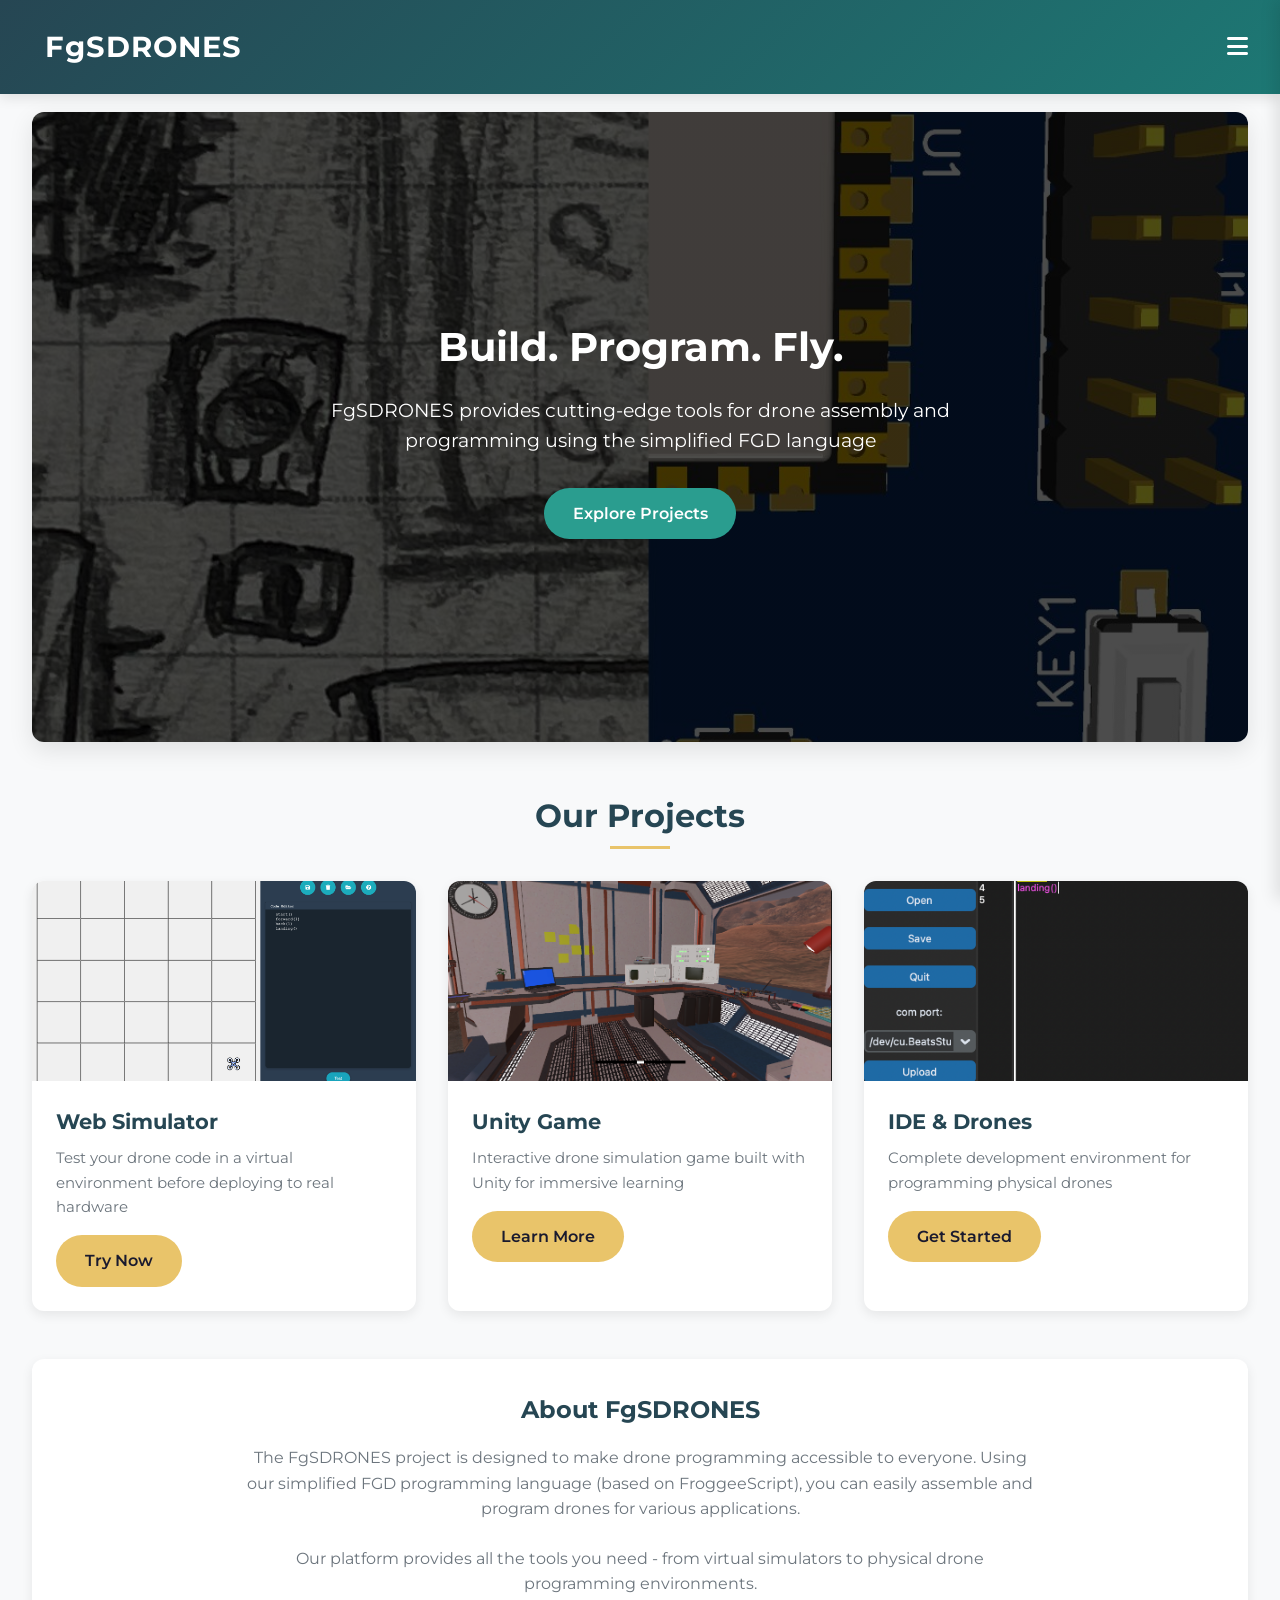
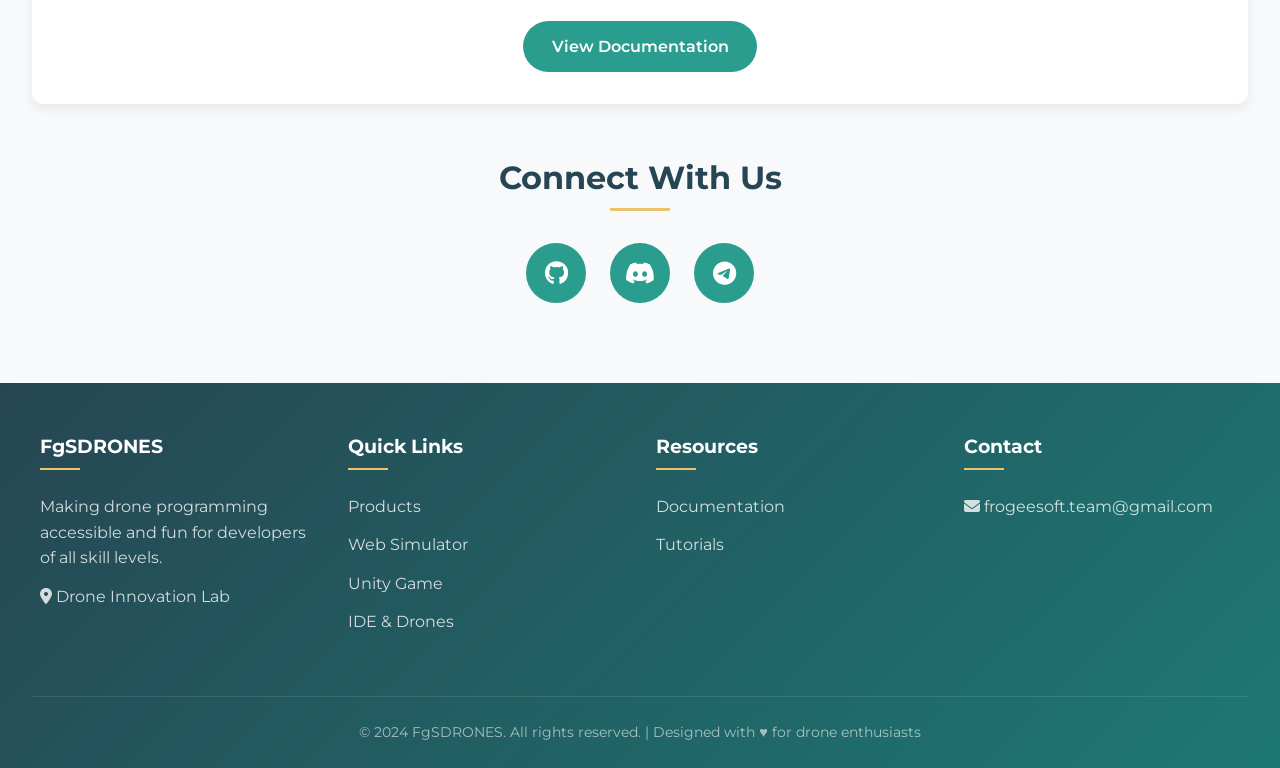
<file: website/index.html>
<!DOCTYPE html>
<html lang="en">
<head>
    <title>FgSDRONES | Drone Programming Platform</title>
    <link rel="stylesheet" href="https://cdnjs.cloudflare.com/ajax/libs/font-awesome/6.4.0/css/all.min.css">
    <link href="https://fonts.googleapis.com/css2?family=Montserrat:wght@300;400;600;700&family=Roboto+Mono:wght@400;500&display=swap" rel="stylesheet">
    <meta name="viewport" content="width=device-width, initial-scale=1.0">
    <style>
        :root {
            --primary: #2A9D8F;
            --primary-dark: #1D7874;
            --secondary: #264653;
            --accent: #E9C46A;
            --dark: #1A1A2E;
            --light: #F8F9FA;
            --gray: #6C757D;
            --success: #28A745;
        }
        
        * {
            margin: 0;
            padding: 0;
            box-sizing: border-box;
        }
        
        body {
            font-family: 'Montserrat', sans-serif;
            background-color: var(--light);
            color: var(--dark);
            line-height: 1.6;
        }
        
        .header {
            background: linear-gradient(135deg, var(--secondary), var(--primary-dark));
            color: white;
            padding: 1.5rem 2rem;
            position: fixed;
            width: 100%;
            top: 0;
            z-index: 1000;
            box-shadow: 0 4px 12px rgba(0,0,0,0.1);
            display: flex;
            justify-content: space-between;
            align-items: center;
        }
        
        .logo {
            font-size: 1.8rem;
            font-weight: 700;
            letter-spacing: 1px;
            display: flex;
            align-items: center;
        }
        
        .logo i {
            margin-right: 0.8rem;
            color: var(--accent);
        }
        
        .menu-icon {
            font-size: 1.5rem;
            cursor: pointer;
            transition: transform 0.3s;
        }
        
        .menu-icon:hover {
            transform: scale(1.1);
        }
        
        .sidebar {
            height: 100vh;
            width: 280px;
            position: fixed;
            z-index: 1001;
            top: 0;
            right: -280px;
            background-color: white;
            overflow-x: hidden;
            transition: transform 0.3s ease-out;
            box-shadow: -5px 0 15px rgba(0,0,0,0.1);
            padding: 1.5rem;
            display: flex;
            flex-direction: column;
        }
        
        .sidebar.open {
            transform: translateX(-280px);
        }
        
        .sidebar-header {
            display: flex;
            justify-content: space-between;
            align-items: center;
            margin-bottom: 2rem;
            padding-bottom: 1rem;
            border-bottom: 1px solid rgba(0,0,0,0.1);
        }
        
        .sidebar-title {
            font-size: 1.3rem;
            font-weight: 600;
            color: var(--secondary);
        }
        
        .closebtn {
            font-size: 1.5rem;
            cursor: pointer;
            color: var(--gray);
        }
        
        .sidebar-nav {
            flex-grow: 1;
        }
        
        .sidebar-nav a {
            display: block;
            padding: 0.8rem 0;
            text-decoration: none;
            color: var(--dark);
            font-weight: 500;
            transition: color 0.3s;
            border-bottom: 1px solid rgba(0,0,0,0.05);
        }
        
        .sidebar-nav a:hover {
            color: var(--primary);
        }
        
        .sidebar-nav a i {
            margin-right: 0.8rem;
            width: 24px;
            text-align: center;
        }
        
        .language-toggle {
            margin-top: auto;
            padding: 1rem;
            background-color: var(--light);
            border-radius: 8px;
            text-align: center;
            cursor: pointer;
            transition: background-color 0.3s;
            font-weight: 500;
        }
        
        .language-toggle:hover {
            background-color: #e2e6ea;
        }
        
        .main {
            margin-top: 80px;
            padding: 2rem;
        }
        
        .hero {
            background: linear-gradient(rgba(0,0,0,0.7), rgba(0,0,0,0.7)), url('copter.jpg');
            background-size: cover;
            background-position: center;
            height: 70vh;
            border-radius: 12px;
            display: flex;
            flex-direction: column;
            justify-content: center;
            align-items: center;
            text-align: center;
            color: white;
            margin-bottom: 3rem;
            padding: 2rem;
            box-shadow: 0 8px 24px rgba(0,0,0,0.1);
        }
        
        .hero h1 {
            font-size: 2.5rem;
            margin-bottom: 1rem;
            font-weight: 700;
        }
        
        .hero p {
            font-size: 1.2rem;
            max-width: 700px;
            margin-bottom: 2rem;
        }
        
        .btn {
            display: inline-block;
            padding: 0.8rem 1.8rem;
            background-color: var(--accent);
            color: var(--dark);
            border-radius: 50px;
            text-decoration: none;
            font-weight: 600;
            transition: all 0.3s;
            border: none;
            cursor: pointer;
            font-size: 1rem;
        }
        
        .btn:hover {
            transform: translateY(-3px);
            box-shadow: 0 6px 12px rgba(0,0,0,0.15);
        }
        
        .btn-primary {
            background-color: var(--primary);
            color: white;
        }
        
        .btn-primary:hover {
            background-color: var(--primary-dark);
        }
        
        .projects-section {
            margin-bottom: 3rem;
        }
        
        .section-title {
            text-align: center;
            margin-bottom: 2rem;
            position: relative;
        }
        
        .section-title h2 {
            font-size: 2rem;
            color: var(--secondary);
            display: inline-block;
            padding-bottom: 0.5rem;
        }
        
        .section-title h2:after {
            content: '';
            position: absolute;
            width: 60px;
            height: 3px;
            background-color: var(--accent);
            bottom: 0;
            left: 50%;
            transform: translateX(-50%);
        }
        
        .projects-grid {
            display: grid;
            grid-template-columns: repeat(auto-fit, minmax(300px, 1fr));
            gap: 2rem;
        }
        
        .project-card {
            background-color: white;
            border-radius: 12px;
            overflow: hidden;
            box-shadow: 0 4px 12px rgba(0,0,0,0.08);
            transition: transform 0.3s, box-shadow 0.3s;
        }
        
        .project-card:hover {
            transform: translateY(-10px);
            box-shadow: 0 12px 24px rgba(0,0,0,0.15);
        }
        
        .project-image {
            height: 200px;
            background-size: cover;
            background-position: center;
        }
        
        .project-content {
            padding: 1.5rem;
        }
        
        .project-content h3 {
            font-size: 1.3rem;
            margin-bottom: 0.5rem;
            color: var(--secondary);
        }
        
        .project-content p {
            color: var(--gray);
            margin-bottom: 1rem;
            font-size: 0.95rem;
        }
        
        .about-section {
            background-color: white;
            border-radius: 12px;
            padding: 2rem;
            margin-bottom: 3rem;
            box-shadow: 0 4px 12px rgba(0,0,0,0.08);
        }
        
        .about-content {
            max-width: 800px;
            margin: 0 auto;
            text-align: center;
        }
        
        .about-content h2 {
            color: var(--secondary);
            margin-bottom: 1rem;
        }
        
        .about-content p {
            color: var(--gray);
            margin-bottom: 1.5rem;
        }
        
        .socialmedia-section {
            text-align: center;
            margin-bottom: 3rem;
        }
        
        .social-icons {
            display: flex;
            justify-content: center;
            flex-wrap: wrap;
            gap: 1.5rem;
            margin-top: 2rem;
        }
        
        .social-icon {
            width: 60px;
            height: 60px;
            border-radius: 50%;
            background-color: var(--primary);
            display: flex;
            justify-content: center;
            align-items: center;
            transition: all 0.3s;
            color: white;
            font-size: 1.5rem;
            text-decoration: none;
        }
        
        .social-icon:hover {
            transform: translateY(-5px) scale(1.1);
            background-color: var(--primary-dark);
            box-shadow: 0 8px 16px rgba(0,0,0,0.1);
        }
        
        .footer {
            background: linear-gradient(135deg, var(--secondary), var(--primary-dark));
            color: white;
            padding: 3rem 2rem 1.5rem;
            text-align: center;
        }
        
        .footer-content {
            max-width: 1200px;
            margin: 0 auto;
            display: grid;
            grid-template-columns: repeat(auto-fit, minmax(250px, 1fr));
            gap: 2rem;
            text-align: left;
        }
        
        .footer-column h3 {
            font-size: 1.2rem;
            margin-bottom: 1.5rem;
            position: relative;
            padding-bottom: 0.5rem;
        }
        
        .footer-column h3:after {
            content: '';
            position: absolute;
            width: 40px;
            height: 2px;
            background-color: var(--accent);
            bottom: 0;
            left: 0;
        }
        
        .footer-column p, .footer-column a {
            color: rgba(255,255,255,0.8);
            margin-bottom: 0.8rem;
            display: block;
            text-decoration: none;
            transition: color 0.3s;
        }
        
        .footer-column a:hover {
            color: white;
        }
        
        .copyright {
            margin-top: 3rem;
            padding-top: 1.5rem;
            border-top: 1px solid rgba(255,255,255,0.1);
            font-size: 0.9rem;
            color: rgba(255,255,255,0.6);
        }
        
        @media (max-width: 768px) {
            .hero h1 {
                font-size: 2rem;
            }
            
            .hero p {
                font-size: 1rem;
            }
            
            .projects-grid {
                grid-template-columns: 1fr;
            }
            
            .footer-content {
                grid-template-columns: 1fr;
                text-align: center;
            }
            
            .footer-column h3:after {
                left: 50%;
                transform: translateX(-50%);
            }
        }
        
        @media (max-width: 480px) {
            .header {
                padding: 1rem;
            }
            
            .logo {
                font-size: 1.4rem;
            }
            
            .main {
                padding: 1rem;
                margin-top: 70px;
            }
            
            .hero {
                height: 60vh;
                padding: 1rem;
            }
            
            .hero h1 {
                font-size: 1.8rem;
            }
        }
    </style>
</head>
<body>
    <header class="header">
        <div class="logo">
            <i class="fas fa-drone-alt"></i>
            <span>FgSDRONES</span>
        </div>
        <div class="menu-icon">
            <i class="fas fa-bars"></i>
        </div>
    </header>

    <div id="mySidebar" class="sidebar">
        <div class="sidebar-header">
            <div class="sidebar-title" data-i18n="menu">Menu</div>
            <div class="closebtn">&times;</div>
        </div>
        <nav class="sidebar-nav">
            <a href="products.html"><i class="fas fa-box-open"></i><span data-i18n="sidebar.products">Products</span></a>
            <a href="sim.html"><i class="fas fa-laptop-code"></i><span data-i18n="sidebar.simulator">Web Simulator</span></a>
            <a href="game.html"><i class="fas fa-gamepad"></i><span data-i18n="sidebar.unityGame">Unity Game</span></a>
            <a href="ide.html"><i class="fas fa-code"></i><span data-i18n="sidebar.ide">Drone IDE</span></a>
            <a href="about.html"><i class="fas fa-file-alt"></i><span data-i18n="sidebar.docs">Documentation</span></a>
        </nav>
        <div class="language-toggle">
            <i class="fas fa-language"></i> <span data-i18n="language.toggle">Switch to Russian</span>
        </div>
    </div>

    <main class="main">
        <section class="hero">
            <h1 data-i18n="hero.title">Build. Program. Fly.</h1>
            <p data-i18n="hero.subtitle">FgSDRONES provides cutting-edge tools for drone assembly and programming using the simplified FGD language</p>
            <a href="products.html" class="btn btn-primary" data-i18n="hero.button">Explore Projects</a>
        </section>

        <section class="projects-section">
            <div class="section-title">
                <h2 data-i18n="projects.title">Our Projects</h2>
            </div>
            <div class="projects-grid">
                <div class="project-card">
                    <div class="project-image" style="background-image: url('websim.png');"></div>
                    <div class="project-content">
                        <h3 data-i18n="projects.webSim.title">Web Simulator</h3>
                        <p data-i18n="projects.webSim.description">Test your drone code in a virtual environment before deploying to real hardware</p>
                        <a href="sim.html" class="btn" data-i18n="projects.webSim.button">Try Now</a>
                    </div>
                </div>
                <div class="project-card">
                    <div class="project-image" style="background-image: url('unity.png');"></div>
                    <div class="project-content">
                        <h3 data-i18n="projects.unityGame.title">Unity Game</h3>
                        <p data-i18n="projects.unityGame.description">Interactive drone simulation game built with Unity for immersive learning</p>
                        <a href="game.html" class="btn" data-i18n="projects.unityGame.button">Learn More</a>
                    </div>
                </div>
                <div class="project-card">
                    <div class="project-image" style="background-image: url('code.png');"></div>
                    <div class="project-content">
                        <h3 data-i18n="projects.ide.title">IDE & Drones</h3>
                        <p data-i18n="projects.ide.description">Complete development environment for programming physical drones</p>
                        <a href="ide.html" class="btn" data-i18n="projects.ide.button">Get Started</a>
                    </div>
                </div>
            </div>
        </section>

        <section class="about-section">
            <div class="about-content">
                <h2 data-i18n="about.title">About FgSDRONES</h2>
                <p data-i18n="about.text1">The FgSDRONES project is designed to make drone programming accessible to everyone. Using our simplified FGD programming language (based on FroggeeScript), you can easily assemble and program drones for various applications.</p>
                <p data-i18n="about.text2">Our platform provides all the tools you need - from virtual simulators to physical drone programming environments.</p>
                <a href="about.html" class="btn btn-primary" data-i18n="about.button">View Documentation</a>
            </div>
        </section>

        <section class="socialmedia-section">
            <div class="section-title">
                <h2 data-i18n="social.title">Connect With Us</h2>
            </div>
            <div class="social-icons">
                <a href="https://github.com/ArduRadioKot/FgSdrones/tree/main" class="social-icon" target="_blank">
                    <i class="fab fa-github"></i>
                </a>
                <a href="https://discord.gg/vZx5PEKW" class="social-icon" target="_blank">
                    <i class="fab fa-discord"></i>
                </a>
                <a href="https://t.me/SIT_chanel" class="social-icon" target="_blank">
                    <i class="fab fa-telegram"></i>
                </a>
            </div>
        </section>
    </main>

    <footer class="footer">
        <div class="footer-content">
            <div class="footer-column">
                <h3>FgSDRONES</h3>
                <p data-i18n="footer.about">Making drone programming accessible and fun for developers of all skill levels.</p>
                <p><i class="fas fa-map-marker-alt"></i> <span data-i18n="footer.location">Drone Innovation Lab</span></p>
            </div>
            <div class="footer-column">
                <h3 data-i18n="footer.links.title">Quick Links</h3>
                <a href="products.html" data-i18n="footer.links.products">Products</a>
                <a href="sim.html" data-i18n="footer.links.simulator">Web Simulator</a>
                <a href="game.html" data-i18n="footer.links.unityGame">Unity Game</a>
                <a href="ide.html" data-i18n="footer.links.ide">IDE & Drones</a>
            </div>
            <div class="footer-column">
                <h3 data-i18n="footer.resources.title">Resources</h3>
                <a href="about.html" data-i18n="footer.resources.docs">Documentation</a>
                <a href="#" data-i18n="footer.resources.tutorials">Tutorials</a>
            </div>
            <div class="footer-column">
                <h3 data-i18n="footer.contact.title">Contact</h3>
                <a href="mailto:frogeesoft.team@gmail.com"><i class="fas fa-envelope"></i> frogeesoft.team@gmail.com</a>
                
            </div>
        </div>
        <div class="copyright" data-i18n="footer.copyright">
            &copy; 2024 FgSDRONES. All rights reserved. | Designed with <i class="fas fa-heart" style="color: #ff6b6b;"></i> for drone enthusiasts
        </div>
    </footer>

    <script>
        // Language management module
        const LanguageManager = {
            currentLanguage: 'en',
            
            translations: {
                en: {
                    "menu": "Menu",
                    "sidebar.products": "Products",
                    "sidebar.simulator": "Web Simulator",
                    "sidebar.unityGame": "Unity Game",
                    "sidebar.ide": "Drone IDE",
                    "sidebar.docs": "Documentation",
                    "language.toggle": "Switch to Russian",
                    "hero.title": "Build. Program. Fly.",
                    "hero.subtitle": "FgSDRONES provides cutting-edge tools for drone assembly and programming using the simplified FGD language",
                    "hero.button": "Explore Projects",
                    "projects.title": "Our Projects",
                    "projects.webSim.title": "Web Simulator",
                    "projects.webSim.description": "Test your drone code in a virtual environment before deploying to real hardware",
                    "projects.webSim.button": "Try Now",
                    "projects.unityGame.title": "Unity Game",
                    "projects.unityGame.description": "Interactive drone simulation game built with Unity for immersive learning",
                    "projects.unityGame.button": "Learn More",
                    "projects.ide.title": "IDE & Drones",
                    "projects.ide.description": "Complete development environment for programming physical drones",
                    "projects.ide.button": "Get Started",
                    "about.title": "About FgSDRONES",
                    "about.text1": "The FgSDRONES project is designed to make drone programming accessible to everyone. Using our simplified FGD programming language (based on FroggeeScript), you can easily assemble and program drones for various applications.",
                    "about.text2": "Our platform provides all the tools you need - from virtual simulators to physical drone programming environments.",
                    "about.button": "View Documentation",
                    "social.title": "Connect With Us",
                    "footer.about": "Making drone programming accessible and fun for developers of all skill levels.",
                    "footer.location": "Drone Innovation Lab",
                    "footer.links.title": "Quick Links",
                    "footer.links.products": "Products",
                    "footer.links.simulator": "Web Simulator",
                    "footer.links.unityGame": "Unity Game",
                    "footer.links.ide": "IDE & Drones",
                    "footer.resources.title": "Resources",
                    "footer.resources.docs": "Documentation",
                    "footer.resources.tutorials": "Tutorials",
                    "footer.resources.api": "API Reference",
                    "footer.resources.forum": "Community Forum",
                    "footer.contact.title": "Contact",
                    "footer.contact.phone": "+1 (555) DRONE-123",
                    "footer.copyright": "© 2024 FgSDRONES. All rights reserved. | Designed with ♥ for drone enthusiasts"
                },
                ru: {
                    "menu": "Меню",
                    "sidebar.products": "Продукты",
                    "sidebar.simulator": "Веб симулятор",
                    "sidebar.unityGame": "Игра на Unity",
                    "sidebar.ide": "Редактор кода для квадрокоптера",
                    "sidebar.docs": "Документация",
                    "language.toggle": "Переключить на Английский",
                    "hero.title": "Собирай. Программируй. Летай.",
                    "hero.subtitle": "FgSDRONES предоставляет передовые инструменты для сборки и программирования дронов с использованием упрощенного языка FGD",
                    "hero.button": "Исследовать проекты",
                    "projects.title": "Наши проекты",
                    "projects.webSim.title": "Веб симулятор",
                    "projects.webSim.description": "Тестируйте код для дронов в виртуальной среде перед развертыванием на реальном оборудовании",
                    "projects.webSim.button": "Попробовать",
                    "projects.unityGame.title": "Игра на Unity",
                    "projects.unityGame.description": "Интерактивный симулятор дронов для immersive обучения",
                    "projects.unityGame.button": "Узнать больше",
                    "projects.ide.title": "IDE и дроны",
                    "projects.ide.description": "Полноценная среда разработки для программирования физических дронов",
                    "projects.ide.button": "Начать",
                    "about.title": "О проекте FgSDRONES",
                    "about.text1": "Проект FgSDRONES создан, чтобы сделать программирование дронов доступным для всех. Используя наш упрощенный язык программирования FGD (основанный на FroggeeScript), вы можете легко собирать и программировать дроны для различных задач.",
                    "about.text2": "Наша платформа предоставляет все необходимые инструменты - от виртуальных симуляторов до среды программирования физических дронов.",
                    "about.button": "Документация",
                    "social.title": "Свяжитесь с нами",
                    "footer.about": "Делаем программирование дронов доступным и увлекательным для разработчиков любого уровня.",
                    "footer.location": "Лаборатория дронов",
                    "footer.links.title": "Быстрые ссылки",
                    "footer.links.products": "Продукты",
                    "footer.links.simulator": "Веб симулятор",
                    "footer.links.unityGame": "Игра на Unity",
                    "footer.links.ide": "IDE и дроны",
                    "footer.resources.title": "Ресурсы",
                    "footer.resources.docs": "Документация",
                    "footer.resources.tutorials": "Учебники",
                    "footer.resources.api": "API документация",
                    "footer.resources.forum": "Форум сообщества",
                    "footer.contact.title": "Контакты",
                    "footer.contact.phone": "+7 (555) ДРОН-123",
                    "footer.copyright": "© 2024 FgSDRONES. Все права защищены. | Создано с ♥ для энтузиастов дронов"
                }
            },

            init() {
                this.loadLanguagePreference();
                this.applyLanguage(this.currentLanguage);
                this.setupLanguageToggle();
            },

            loadLanguagePreference() {
                const savedLanguage = localStorage.getItem('fgsdronesLanguage');
                if (savedLanguage) {
                    this.currentLanguage = savedLanguage;
                }
            },

            toggleLanguage() {
                const newLanguage = this.currentLanguage === 'en' ? 'ru' : 'en';
                this.setLanguage(newLanguage);
            },

            setLanguage(lang) {
                this.currentLanguage = lang;
                localStorage.setItem('fgsdronesLanguage', lang);
                this.applyLanguage(lang);
            },

            applyLanguage(lang) {
                const translations = this.translations[lang];
                
                // Update all elements with data-i18n attribute
                document.querySelectorAll('[data-i18n]').forEach(element => {
                    const key = element.getAttribute('data-i18n');
                    if (translations[key]) {
                        if (element.tagName === 'INPUT' || element.tagName === 'TEXTAREA') {
                            element.value = translations[key];
                        } else {
                            element.innerHTML = translations[key];
                        }
                    }
                });
            },

            setupLanguageToggle() {
                document.querySelector('.language-toggle').addEventListener('click', () => {
                    this.toggleLanguage();
                });
            }
        };

        // UI Controls module
        const UIControls = {
            init() {
                this.setupEventListeners();
            },

            setupEventListeners() {
                // Sidebar controls
                document.querySelector('.menu-icon').addEventListener('click', this.openNav);
                document.querySelector('.closebtn').addEventListener('click', this.closeNav);
                
                // Close sidebar when clicking outside
                document.addEventListener('click', (event) => {
                    const sidebar = document.getElementById('mySidebar');
                    const menuIcon = document.querySelector('.menu-icon');
                    
                    if (!sidebar.contains(event.target) && event.target !== menuIcon && !menuIcon.contains(event.target)) {
                        this.closeNav();
                    }
                });
                
                // Smooth scrolling for anchor links
                document.querySelectorAll('a[href^="#"]').forEach(anchor => {
                    anchor.addEventListener('click', function(e) {
                        e.preventDefault();
                        
                        const targetId = this.getAttribute('href');
                        if (targetId === '#') return;
                        
                        const targetElement = document.querySelector(targetId);
                        if (targetElement) {
                            window.scrollTo({
                                top: targetElement.offsetTop - 80,
                                behavior: 'smooth'
                            });
                            
                            UIControls.closeNav();
                        }
                    });
                });
            },

            openNav() {
                document.getElementById('mySidebar').classList.add('open');
            },

            closeNav() {
                document.getElementById('mySidebar').classList.remove('open');
            }
        };

        // Initialize all functionality when DOM is loaded
        document.addEventListener('DOMContentLoaded', () => {
            LanguageManager.init();
            UIControls.init();
        });
    </script>
</body>
</html>
</file>
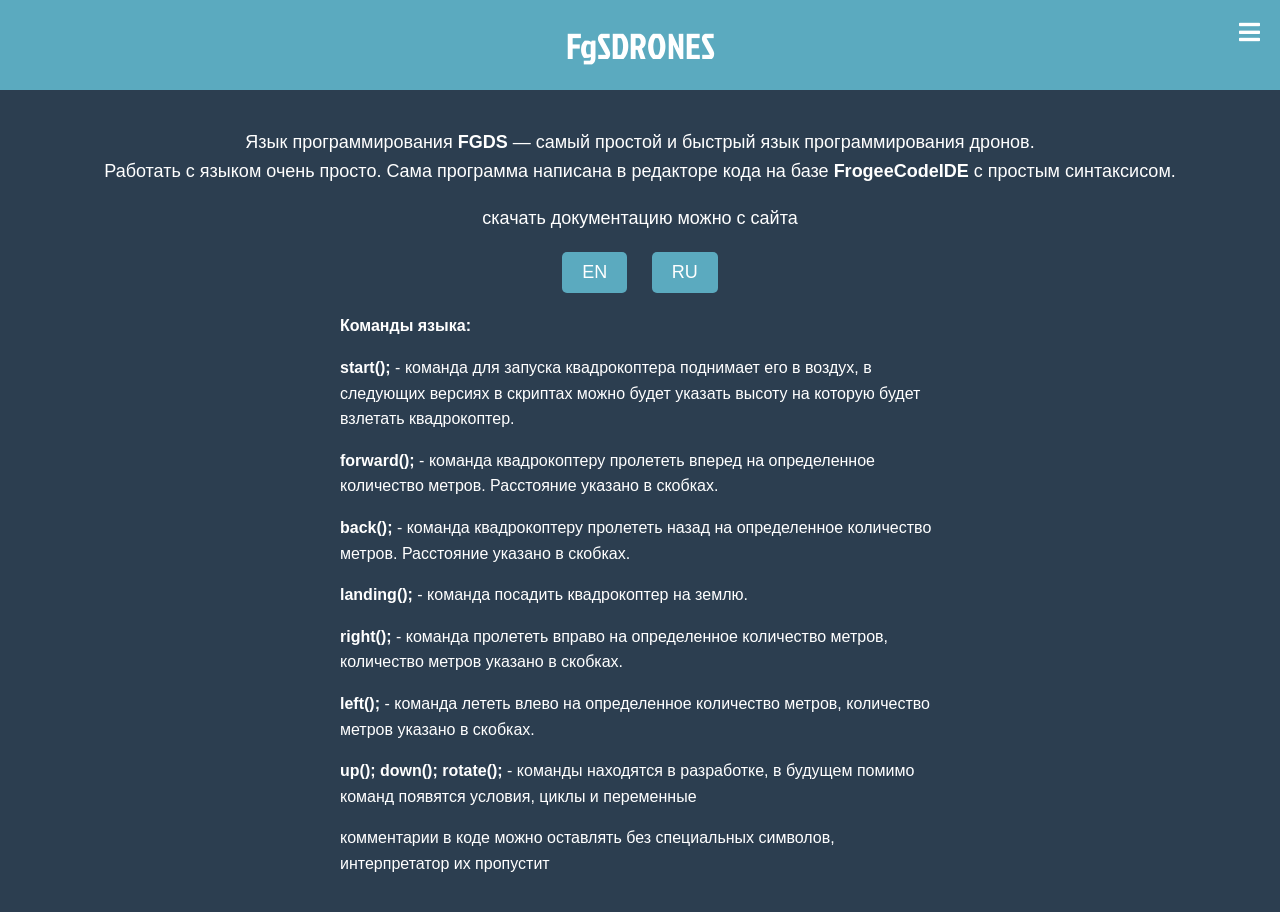
<file: about.html>
<html>
<head>
    <title>FgSDRONES</title>
    <link rel="stylesheet" href="https://cdnjs.cloudflare.com/ajax/libs/font-awesome/5.15.3/css/all.min.css">
    <link href="https://fonts.googleapis.com/css2?family=Jersey+20&family=Jockey+One&display=swap" rel="stylesheet">
    <style>
        body {
            margin: 0;
            font-family: Arial, sans-serif;
            background-color: #2C3E50;
            color: #FFFFFF;
        }
        .header {
            background-color: #5BAABF;
            color: white;
            text-align: center;
            padding: 20px;
            font-size: 36px;
            font-family: 'Jockey One', sans-serif;
            position: relative;
            cursor: pointer;
        }
        .menu-icon {
            position: absolute;
            right: 20px;
            top: 20px;
            font-size: 24px;
            cursor: pointer;
        }
        .sidebar {
            height: 100%;
            width: 0;
            position: fixed;
            z-index: 1;
            top: 0;
            right: 0;
            background-color: #34495E;
            overflow-x: hidden;
            transition: 0.5s;
            padding-top: 60px;
        }
        .sidebar a {
            padding: 10px 15px;
            text-decoration: none;
            font-size: 25px;
            color: white;
            display: block;
            transition: 0.3s;
        }
        .sidebar a:hover {
            background-color: #575757;
        }
        .sidebar .closebtn {
            position: absolute;
            top: 0;
            right: 25px;
            font-size: 36px;
            margin-left: 50px;
        }
        .content {
            padding: 20px;
            text-align: center;
        }
        .content p {
            font-size: 18px;
            line-height: 1.6;
        }
        .buttons {
            margin: 20px 0;
        }
        .buttons a {
            display: inline-block;
            background-color: #5BAABF;
            color: #FFFFFF;
            padding: 10px 20px;
            margin: 0 10px;
            text-decoration: none;
            font-size: 18px;
            border-radius: 5px;
        }
        .commands {
            text-align: left;
            margin: 0 auto;
            max-width: 600px;
        }
        .commands p {
            font-size: 16px;
            line-height: 1.6;
        }
        @media (max-width: 600px) {
            .content {
                padding: 10px;
            }
            .buttons a {
                margin: 5px 0;
                padding: 10px;
                font-size: 16px;
            }
        }
    </style>
</head>
<body>
    <div class="header" onclick="location.href='index.html'">
        FgSDRONES
        <div class="menu-icon" onclick="openNav(event)">
            <i class="fas fa-bars"></i>
        </div>
    </div>
    <div id="mySidebar" class="sidebar">
        <a href="javascript:void(0)" class="closebtn" onclick="closeNav()">&times;</a>
        <a href="#products" onclick="setLanguage('en')">Products</a>
        <a href="sim.html" onclick="setLanguage('en')">Web simulator</a>
        <a href="#progect2" onclick="setLanguage('en')">Unity game</a>
        <a href="ide.html" onclick="setLanguage('en')">Ide and drones</a>
        <a href="javascript:void(0)" onclick="toggleLanguage()">Switch Language</a>
    </div>
    <div class="content">
        <p>Язык программирования <strong>FGDS</strong> — самый простой и быстрый язык программирования дронов.<br>
        Работать с языком очень просто. Сама программа написана в редакторе кода на базе <strong>FrogeeCodeIDE</strong> с простым синтаксисом.</p>
        <p>скачать документацию можно с сайта</p>
        <div class="buttons">
            <a href="#">EN</a>
            <a href="#">RU</a>
        </div>
        <div class="commands">
            <p><strong>Команды языка:</strong></p>
            <p><strong>start();</strong> - команда для запуска квадрокоптера поднимает его в воздух, в следующих версиях в скриптах можно будет указать высоту на которую будет взлетать квадрокоптер.</p>
            <p><strong>forward();</strong> - команда квадрокоптеру пролететь вперед на определенное количество метров. Расстояние указано в скобках.</p>
            <p><strong>back();</strong> - команда квадрокоптеру пролететь назад на определенное количество метров. Расстояние указано в скобках.</p>
            <p><strong>landing();</strong> - команда посадить квадрокоптер на землю.</p>
            <p><strong>right();</strong> - команда пролететь вправо на определенное количество метров, количество метров указано в скобках.</p>
            <p><strong>left();</strong> - команда лететь влево на определенное количество метров, количество метров указано в скобках.</p>
            <p><strong>up(); down(); rotate();</strong> - команды находятся в разработке, в будущем помимо команд появятся условия, циклы и переменные</p>
            <p>комментарии в коде можно оставлять без специальных символов, интерпретатор их пропустит</p>
        </div>
    </div>
    <script src="doc.js"></script>
</body>
</html>
</file>
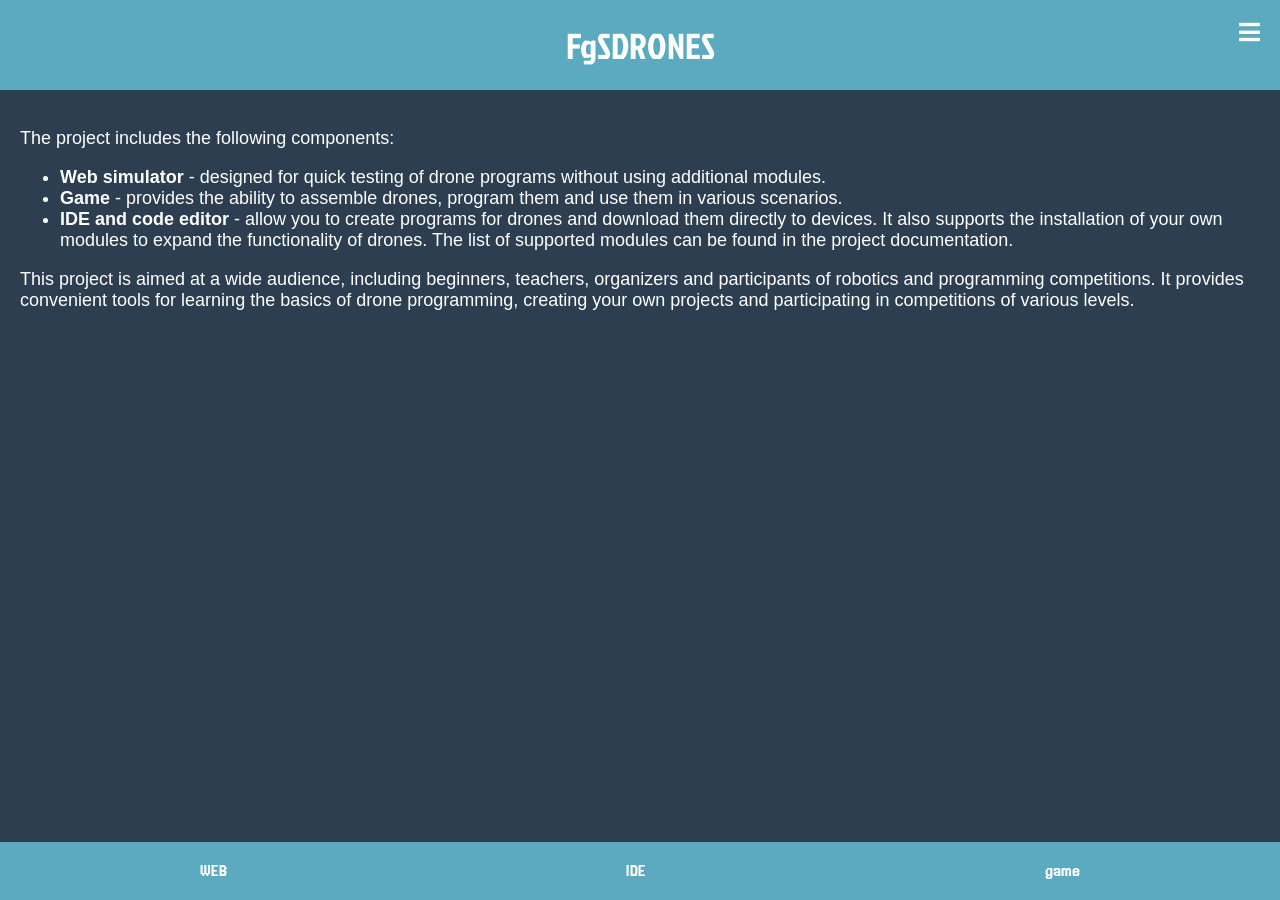
<file: products.html>
<html>
<head>
    <title>FgSDRONES</title>
    <link rel="stylesheet" href="https://cdnjs.cloudflare.com/ajax/libs/font-awesome/5.15.3/css/all.min.css">
    <link href="https://fonts.googleapis.com/css2?family=Jersey+20&family=Jockey+One&display=swap" rel="stylesheet">
    <style>
        body {
            margin: 0;
            font-family: Arial, sans-serif;
            background-color: #2C3E50;
            color: #FFFFFF;
            height: 100vh;
            display: flex;
            flex-direction: column;
        }
        .header {
            background-color: #5BAABF;
            color: white;
            text-align: center;
            padding: 20px;
            font-size: 36px;
            font-family: 'Jockey One', sans-serif;
            position: relative;
            cursor: pointer;
        }
        .menu-icon {
            position: absolute;
            right: 20px;
            top: 20px;
            font-size: 24px;
            cursor: pointer;
        }
        .sidebar {
            height: 100%;
            width: 0;
            position: fixed;
            z-index: 1;
            top: 0;
            right: 0;
            background-color: #34495E;
            overflow-x: hidden;
            transition: 0.5s;
            padding-top: 60px;
        }
        .sidebar a {
            padding: 10px 15px;
            text-decoration: none;
            font-size: 25px;
            color: white;
            display: block;
            transition: 0.3s;
        }
        .sidebar a:hover {
            background-color: #575757;
        }
        .sidebar .closebtn {
            position: absolute;
            top: 0;
            right: 25px;
            font-size: 36px;
            margin-left: 50px;
        }
        .content {
            background-color: #2C3E50;
            color: white;
            padding: 20px;
            font-size: 18px;
            flex: 1;
            overflow-y: auto;
        }
        .footer {
            display: flex;
            justify-content: space-around;
            background-color: #5BAABF;
            padding: 10px 0;
        }
        .footer a {
            background-color: #5BAABF;
            border: none;
            color: white;
            padding: 10px 20px;
            font-size: 18px;
            cursor: pointer;
            font-family: 'Jersey 20', sans-serif;
            margin: 0 10px;
            text-decoration: none;
            text-align: center;
        }
        .footer a:hover {
            background-color: #4a8a8a;
        }
        @media (max-width: 600px) {
            .content {
                padding: 10px;
            }
            .footer a {
                margin: 5px 0;
                padding: 10px;
                font-size: 16px;
            }
        }
    </style>
</head>
<body>
    <div class="header">
        FgSDRONES
        <i class="fas fa-bars menu-icon" onclick="openNav()"></i>
    </div>
    <div id="mySidebar" class="sidebar">
        <a href="javascript:void(0)" class="closebtn" onclick="closeNav()">&times;</a>
        <a href="#products">Products</a>
        <a href="sim.html">Web simulator</a>
        <a href="#progect2">Unity game</a>
        <a href="ide.html">Ide and drones</a>
        <a href="javascript:void(0)" onclick="toggleLanguage()">Switch Language</a>
    </div>
    <div class="content" id="content">
        <p>The project includes the following components:</p>
        <ul>
            <li><strong>Web simulator</strong> - designed for quick testing of drone programs without using additional modules.</li>
            <li><strong>Game</strong> - provides the ability to assemble drones, program them and use them in various scenarios.</li>
            <li><strong>IDE and code editor</strong> - allow you to create programs for drones and download them directly to devices. It also supports the installation of your own modules to expand the functionality of drones. The list of supported modules can be found in the project documentation.</li>
        </ul>
        <p>This project is aimed at a wide audience, including beginners, teachers, organizers and participants of robotics and programming competitions. It provides convenient tools for learning the basics of drone programming, creating your own projects and participating in competitions of various levels.</p>
    </div>
    <div class="footer">
        <a href="sim.html">WEB</a>
        <a href="ide.html">IDE</a>
        <a href="game.html">game</a>
    </div>
    <script>
        function openNav() {
            document.getElementById("mySidebar").style.width = "250px";
        }

        function closeNav() {
            document.getElementById("mySidebar").style.width = "0";
        }

        function toggleLanguage() {
            const content = document.getElementById('content');
            if (content.innerHTML.includes('The project includes the following components:')) {
                content.innerHTML = `
                    <p>Проект включает в себя следующие компоненты:</p>
                    <ul>
                        <li><strong>Веб-симулятор</strong> - предназначен для быстрой проверки программ дронов без использования дополнительных модулей.</li>
                        <li><strong>Игра</strong> - предоставляет возможность собирать дроны, программировать их и использовать в различных сценариях.</li>
                        <li><strong>IDE и редактор кода</strong> - позволяют создавать программы для дронов и загружать их непосредственно на устройства. Также поддерживается установка собственных модулей для расширения функциональности дронов. Список поддерживаемых модулей можно найти в документации проекта.</li>
                    </ul>
                    <p>Этот проект ориентирован на широкую аудиторию, включая начинающих, учителей, организаторов и участников соревнований по робототехнике и программированию. Он предоставляет удобные инструменты для изучения основ программирования дронов, создания собственных проектов и участия в соревнованиях различного уровня.</p>
                `;
            } else {
                content.innerHTML = `
                    <p>The project includes the following components:</p>
                    <ul>
                        <li><strong>Web simulator</strong> - designed for quick testing of drone programs without using additional modules.</li>
                        <li><strong>Game</strong> - provides the ability to assemble drones, program them and use them in various scenarios.</li>
                        <li><strong>IDE and code editor</strong> - allow you to create programs for drones and download them directly to devices. It also supports the installation of your own modules to expand the functionality of drones. The list of supported modules can be found in the project documentation.</li>
                    </ul>
                    <p>This project is aimed at a wide audience, including beginners, teachers, organizers and participants of robotics and programming competitions. It provides convenient tools for learning the basics of drone programming, creating your own projects and participating in competitions of various levels.</p>
                `;
            }
        }
    </script>
</body>
</html>
</file>
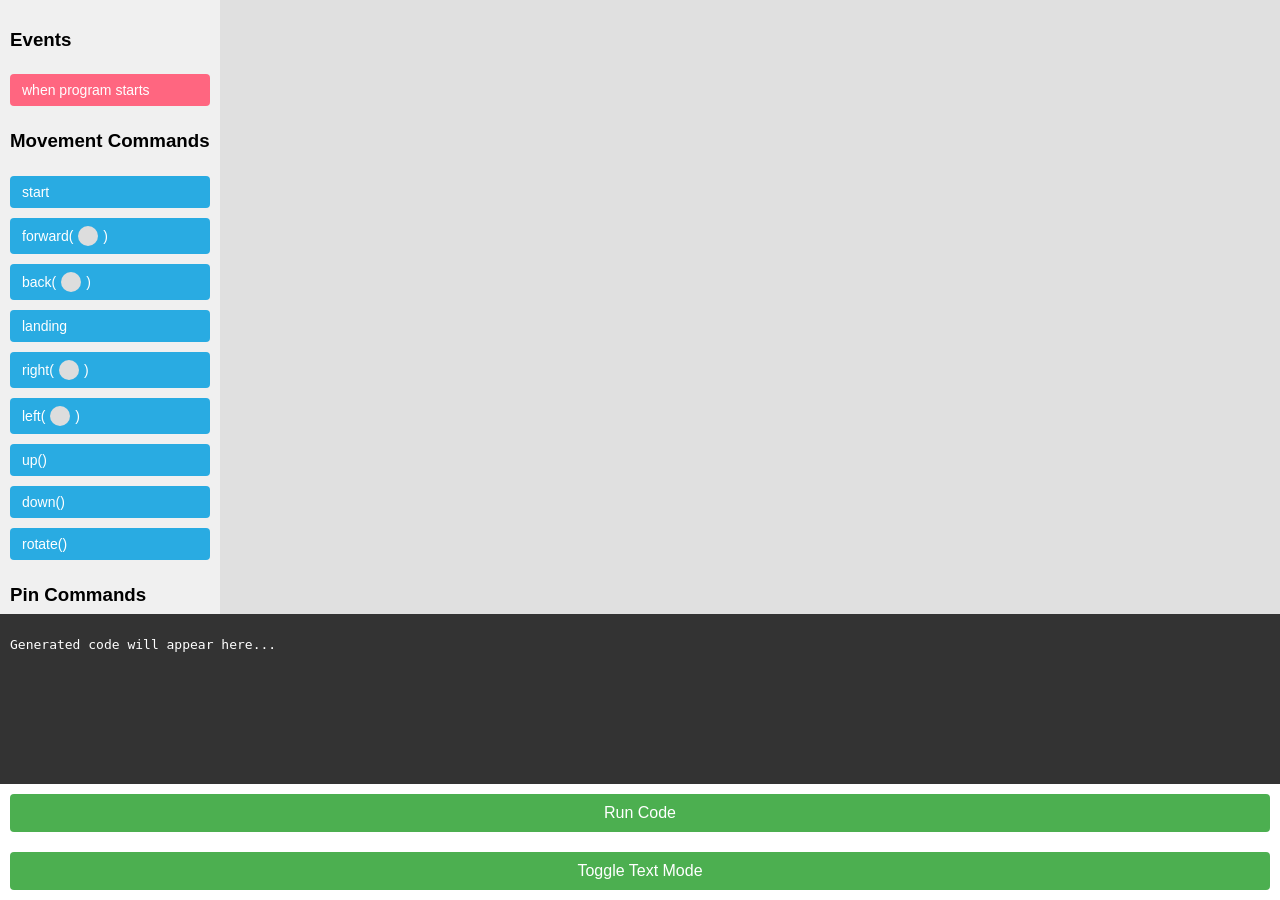
<file: web simulator/droneBlock.html>
<!DOCTYPE html>
<html lang="en">
<head>
    <meta charset="UTF-8">
    <meta name="viewport" content="width=device-width, initial-scale=1.0">
    <title>Scratch-like Block Coding</title>
    <style>
        body {
            font-family: Arial, sans-serif;
            margin: 0;
            padding: 0;
            display: flex;
            flex-direction: column;
            height: 100vh;
        }
        
        .header {
            background-color: #4a6da7;
            color: white;
            padding: 10px;
            text-align: center;
        }
        
        .container {
            display: flex;
            flex: 1;
            overflow: hidden;
        }
        
        .toolbox {
            width: 200px;
            background-color: #f0f0f0;
            padding: 10px;
            overflow-y: auto;
            display: flex;
            flex-direction: column;
        }
        
        .workspace {
            flex: 1;
            background-color: #e0e0e0;
            position: relative;
            overflow: auto;
        }
        
        .block {
            padding: 8px 12px;
            margin: 5px 0;
            border-radius: 4px;
            cursor: move;
            font-size: 14px;
            user-select: none;
            position: relative;
            display: flex;
            align-items: center;
        }
        
        .command {
            background-color: #4a6da7;
            color: white;
        }
        
        .control {
            background-color: #ffab19;
            color: white;
        }
        
        .event {
            background-color: #ff6680;
            color: white;
        }
        
        .movement {
            background-color: #29ABE2; /* Light blue */
            color: white;
        }
        
        .pin {
            background-color: #8E44AD; /* Purple */
            color: white;
        }
        
        .block-placeholder {
            border: 2px dashed #aaa;
            border-radius: 4px;
            position: absolute;
            top: 0;
            left: 0;
            width: 100%;
            height: 100%;
            z-index: -1; /* Ensure it's behind the blocks */
        }
        
        .block-socket {
            display: inline-block;
            width: 20px;
            height: 20px;
            background-color: #ddd;
            border-radius: 50%;
            vertical-align: middle;
            margin: 0 5px;
        }
        
        .block-connector {
            display: inline-block;
            width: 20px;
            height: 20px;
            background-color: #ddd;
            border-radius: 4px;
            vertical-align: middle;
            margin: 0 5px;
        }
        
        .code-output {
            height: 150px;
            background-color: #333;
            color: #fff;
            padding: 10px;
            overflow-y: auto;
            font-family: monospace;
        }
        
        .run-button {
            background-color: #4CAF50;
            color: white;
            border: none;
            padding: 10px 20px;
            text-align: center;
            text-decoration: none;
            display: inline-block;
            font-size: 16px;
            margin: 10px;
            cursor: pointer;
            border-radius: 4px;
        }
        
        .code-editor {
            flex: 1;
            background-color: #282c34;
            color: #fff;
            padding: 10px;
            overflow-y: auto;
            font-family: monospace;
        }
        
        #code-textarea {
            width: 100%;
            height: 600px;
            background-color: #282c34;
            color: #fff;
            border: none;
            resize: none;
            font-family: monospace;
            font-size: 14px;
            padding: 10px;
        }
        
        .block-connector-left {
            position: absolute;
            left: -10px;
            top: 50%;
            transform: translateY(-50%);
            width: 10px;
            height: 20px;
            background: linear-gradient(to right, transparent 50%, #4a6da7 50%);
            clip-path: polygon(0 0, 100% 50%, 0 100%);
        }
        
        .block-connector-right {
            position: absolute;
            right: -10px;
            top: 50%;
            transform: translateY(-50%);
            width: 10px;
            height: 20px;
            background: linear-gradient(to left, transparent 50%, #4a6da7 50%);
            clip-path: polygon(100% 0, 0 50%, 100% 100%);
        }
    </style>
</head>
<body>

    <div class="container">
        <div class="toolbox" id="toolbox">
            <h3>Events</h3>
            <div class="block event" draggable="true" data-type="event">
                when program starts
            </div>
        
            
            <h3>Movement Commands</h3>
            <div class="block movement" draggable="true" data-type="command">
                start
            </div>
            <div class="block movement" draggable="true" data-type="command">
                forward(<span class="block-socket"></span>)
            </div>
            <div class="block movement" draggable="true" data-type="command">
                back(<span class="block-socket"></span>)
            </div>
            <div class="block movement" draggable="true" data-type="command">
                landing
            </div>
            <div class="block movement" draggable="true" data-type="command">
                right(<span class="block-socket"></span>)
            </div>
            <div class="block movement" draggable="true" data-type="command">
                left(<span class="block-socket"></span>)
            </div>
            <div class="block movement" draggable="true" data-type="command">
                up()
            </div>
            <div class="block movement" draggable="true" data-type="command">
                down()
            </div>
            <div class="block movement" draggable="true" data-type="command">
                rotate()
            </div>
            
            <h3>Pin Commands</h3>
            <div class="block pin" draggable="true" data-type="command">
                pin.init()
            </div>
            <div class="block pin" draggable="true" data-type="command">
                pin.read()
            </div>
            <div class="block pin" draggable="true" data-type="command">
                pin.write()
            </div>
        </div>
        
        <div class="workspace" id="workspace">
            <div class="block-placeholder" id="main-placeholder" style="height: 100px;"></div>
        </div>
    </div>
    
    <div class="code-output" id="code-output">
        <p>Generated code will appear here...</p>
    </div>
    
    <button class="run-button" id="run-button">Run Code</button>
    <button class="run-button" id="toggle-mode-button">Toggle Text Mode</button>

    <div class="code-editor" id="code-editor" style="display: none;">
        <textarea id="code-textarea"></textarea>
    </div>
    
    <script>
        document.addEventListener('DOMContentLoaded', function() {
            const workspace = document.getElementById('workspace');
            const toolbox = document.getElementById('toolbox');
            const codeOutput = document.getElementById('code-output');
            const runButton = document.getElementById('run-button');
            const toggleModeButton = document.getElementById('toggle-mode-button');
            const codeEditor = document.getElementById('code-editor');
            const codeTextarea = document.getElementById('code-textarea');
            let isTextMode = false;
            
            let draggedBlock = null;
            let dragOffsetX = 0;
            let dragOffsetY = 0;
            
            // Make toolbox blocks draggable
            const blocks = toolbox.querySelectorAll('.block');
            blocks.forEach(block => {
                block.addEventListener('dragstart', function(e) {
                    draggedBlock = this;
                    dragOffsetX = e.clientX - this.getBoundingClientRect().left;
                    dragOffsetY = e.clientY - this.getBoundingClientRect().top;
                    e.dataTransfer.setData('text/plain', this.outerHTML);
                });
                
                block.addEventListener('dragend', function() {
                    draggedBlock = null;
                });
            });
            
            // Workspace drop zone
            workspace.addEventListener('dragover', function(e) {
                e.preventDefault();
            });
            
            workspace.addEventListener('drop', function(e) {
                e.preventDefault();
            
                if (draggedBlock) {
                    let x = e.clientX - workspace.offsetLeft - dragOffsetX;
                    let y = e.clientY - workspace.offsetTop - dragOffsetY;
            
                    // Clone the dragged block only if it's from the toolbox
                    if (draggedBlock.parentNode === toolbox) {
                        const clonedBlock = draggedBlock.cloneNode(true);
                        clonedBlock.style.position = 'absolute';
                        clonedBlock.style.left = x + 'px';
                        clonedBlock.style.top = y + 'px';
                        workspace.appendChild(clonedBlock);
                        makeBlockDraggable(clonedBlock);
                        draggedBlock = clonedBlock; // Use the cloned block for further processing
                    } else {
                        draggedBlock.style.position = 'absolute';
                        draggedBlock.style.left = x + 'px';
                        draggedBlock.style.top = y + 'px';
                    }
            
                    // Check for nearby blocks and "magnetize"
                    const nearbyBlock = findNearbyBlock(draggedBlock);
                    if (nearbyBlock) {
                        magnetizeBlocks(draggedBlock, nearbyBlock);
                    }
            
                    generateCodeFromBlocks();
                }
            });
            
            // Make blocks in workspace draggable
            function makeBlockDraggable(block) {
                block.setAttribute('draggable', 'true');
            
                block.addEventListener('dragstart', function(e) {
                    draggedBlock = this;
                    dragOffsetX = e.clientX - this.getBoundingClientRect().left;
                    dragOffsetY = e.clientY - this.getBoundingClientRect().top;
                    e.dataTransfer.setData('text/plain', this.outerHTML);
                });
            
                block.addEventListener('dragend', function() {
                    draggedBlock = null;
                    generateCodeFromBlocks();
                });
            
                block.addEventListener('dblclick', function() {
                    this.parentNode.removeChild(this);
                    generateCodeFromBlocks();
                });
            }
            
            // Generate code from blocks
            function updateGeneratedCode() {
                let code = '';
                const mainBlocks = workspace.querySelectorAll('.block:not(.block-placeholder)');
                
                mainBlocks.forEach(block => {
                    code += blockToCode(block) + '\n';
                });
                
                codeOutput.innerHTML = `<pre>${code || 'Generated code will appear here...'}</pre>`;
                
                generateCodeFromBlocks();
            }
            
            // Convert block to code
            function blockToCode(block) {
                const type = block.getAttribute('data-type');
                const text = block.textContent.trim();
                
                if (type === 'event') {
                    return '// Event: ' + text.replace('starts', 'program start event');
                }
                else if (type === 'event') {
                    return '// Event: ' + text.replace('clicked', 'clicked event');
                }
                
                else if (type === 'command') {
                    if (text.includes('move')) {
                        const steps = '10'; // Default value
                        return `move(${steps});`;
                    }
                    else if (text.includes('turn')) {
                        const degrees = '90'; // Default value
                        return `turn(${degrees});`;
                    }
                  
                    else if (text.includes('start')) {
                        return `drone.init();`;
                    }
                    else if (text.includes('forward')) {
                        const distance = '10'; // Default value
                        return `forward(${distance});`;
                    }
                    else if (text.includes('back')) {
                        const distance = '10'; // Default value
                        return `back(${distance});`;
                    }
                    else if (text.includes('landing')) {
                        return `landing();`;
                    }
                    else if (text.includes('right')) {
                        const distance = '10'; // Default value
                        return `right(${distance});`;
                    }
                    else if (text.includes('left')) {
                        const distance = '10'; // Default value
                        return `left(${distance});`;
                    }
                    else if (text.includes('up')) {
                        return `up();`;
                    }
                    else if (text.includes('down')) {
                        return `down();`;
                    }
                    else if (text.includes('rotate')) {
                        return `rotate();`;
                    }
                    else if (text.includes('pin.init')) {
                        return `pin.init();`;
                    }
                    else if (text.includes('pin.read')) {
                        return `pin.read();`;
                    }
                    else if (text.includes('pin.write')) {
                        return `pin.write();`;
                    }
                }
                
                return '// Unknown block: ' + text;
            }
            
            // Run button click handler
            runButton.addEventListener('click', function() {
                updateGeneratedCode();
                alert('Code execution simulated. Check the output panel for generated code.');
            });

            toggleModeButton.addEventListener('click', function() {
                isTextMode = !isTextMode;

                if (isTextMode) {
                    // Switch to text mode
                    workspace.style.display = 'none';
                    codeEditor.style.display = 'flex';
                    toggleModeButton.textContent = 'Switch to Block Mode';
                    updateGeneratedCode(); // Generate code and put it in the editor
                    codeTextarea.value = codeOutput.textContent;
                } else {
                    // Switch to block mode
                    workspace.style.display = 'flex';
                    codeEditor.style.display = 'none';
                    toggleModeButton.textContent = 'Switch to Text Mode';

                    //Clear the workspace
                    workspace.innerHTML = '';
                }
            });

            const toggleCodeButton = document.getElementById('toggle-code-button');
            const codeEditorPanel = document.getElementById('code-editor-panel');
            let isCodeVisible = false;

            function generateCodeFromBlocks() {
                let code = "";
                // Get all blocks in the workspace
                const blocks = workspace.querySelectorAll('.block:not(.block-placeholder)');
            
                // Iterate through all blocks and generate code
                blocks.forEach(block => {
                    code += blockToCode(block) + '\n';
                });
            
                codeOutput.innerHTML = `<pre>${code}</pre>`;
            }
        });
    </script>
</body>
</html>
</file>
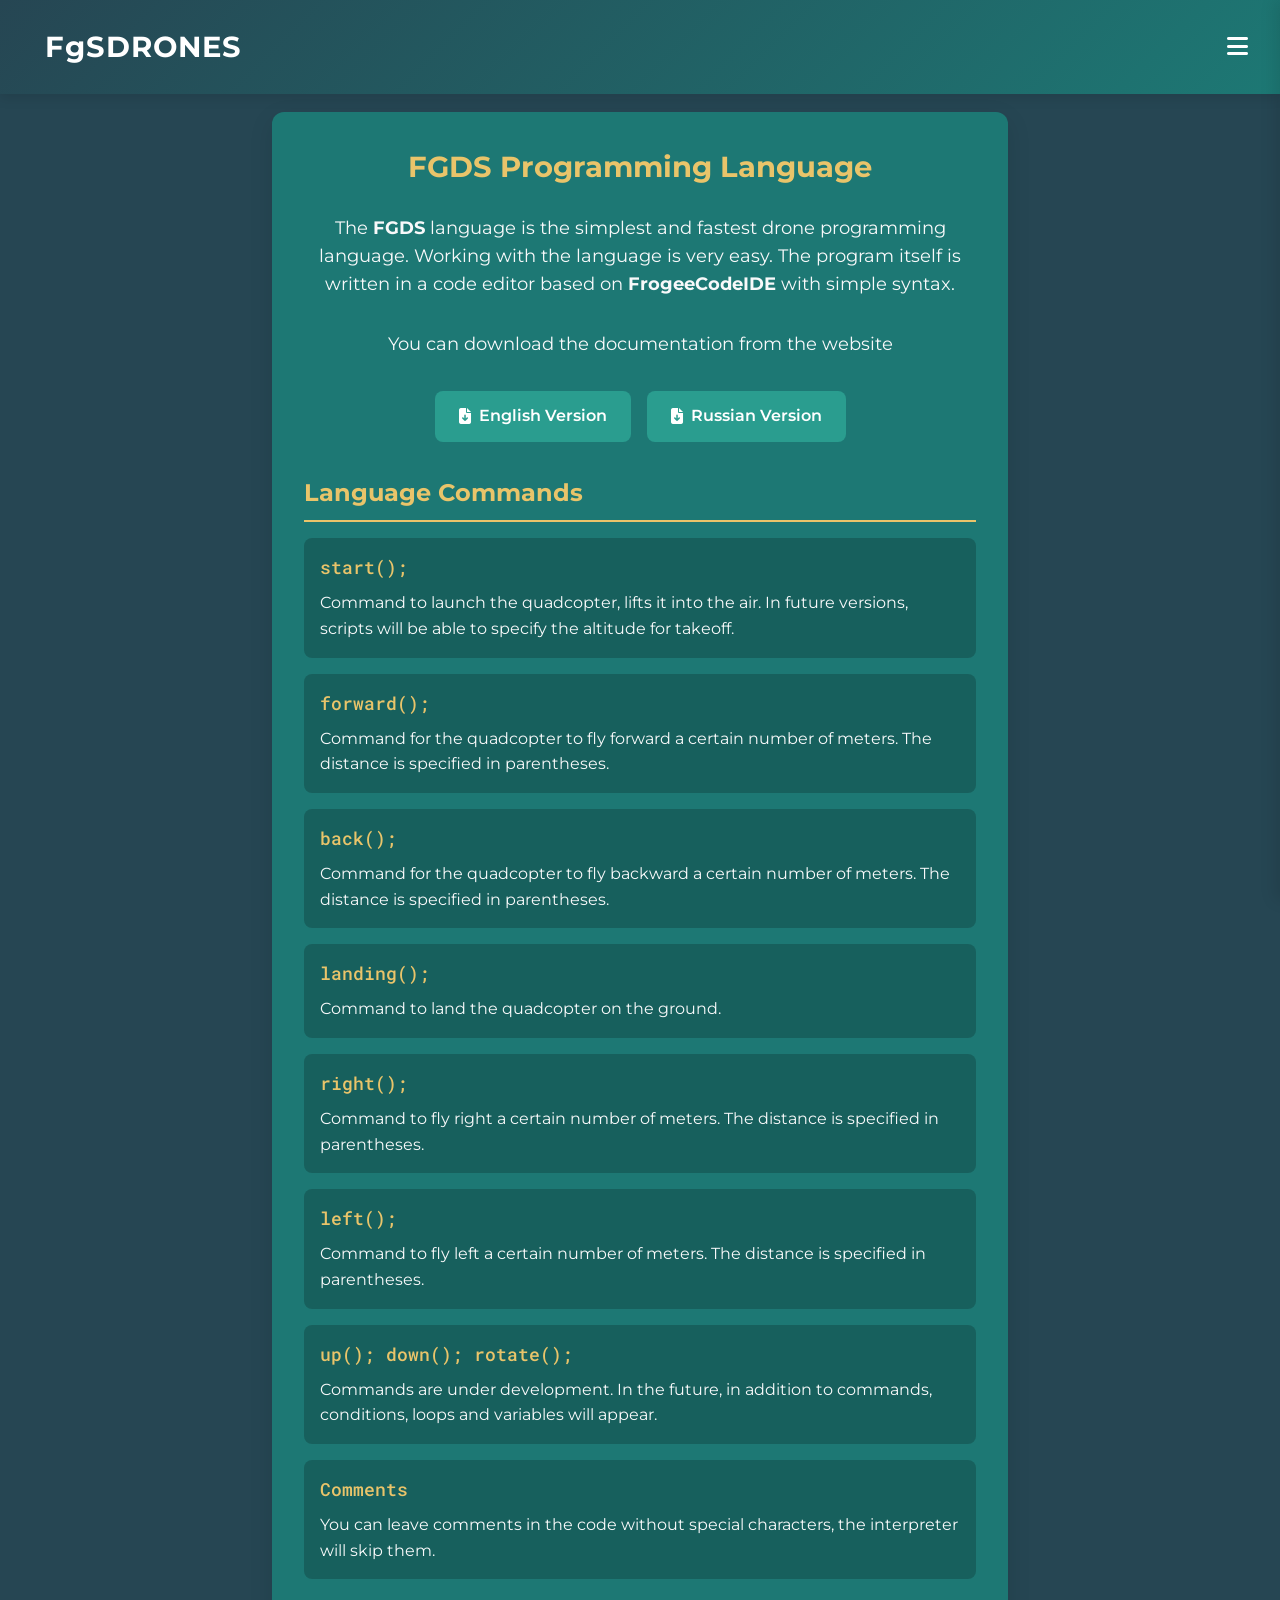
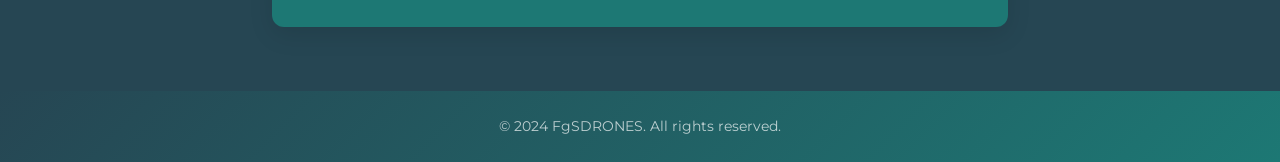
<file: website/about.html>
<!DOCTYPE html>
<html lang="en">
<head>
    <title>FgSDRONES | Documentation</title>
    <link rel="stylesheet" href="https://cdnjs.cloudflare.com/ajax/libs/font-awesome/6.4.0/css/all.min.css">
    <link href="https://fonts.googleapis.com/css2?family=Montserrat:wght@300;400;600;700&family=Roboto+Mono:wght@400;500&display=swap" rel="stylesheet">
    <meta name="viewport" content="width=device-width, initial-scale=1.0">
    <style>
        :root {
            --primary: #2A9D8F;
            --primary-dark: #1D7874;
            --secondary: #264653;
            --accent: #E9C46A;
            --dark: #1A1A2E;
            --light: #F8F9FA;
            --gray: #6C757D;
            --success: #28A745;
        }
        
        * {
            margin: 0;
            padding: 0;
            box-sizing: border-box;
        }
        
        body {
            font-family: 'Montserrat', sans-serif;
            background-color: var(--secondary);
            color: var(--light);
            line-height: 1.6;
        }
        
        .header {
            background: linear-gradient(135deg, var(--secondary), var(--primary-dark));
            color: white;
            padding: 1.5rem 2rem;
            position: fixed;
            width: 100%;
            top: 0;
            z-index: 1000;
            box-shadow: 0 4px 12px rgba(0,0,0,0.1);
            display: flex;
            justify-content: space-between;
            align-items: center;
            cursor: pointer;
        }
        
        .logo {
            font-size: 1.8rem;
            font-weight: 700;
            letter-spacing: 1px;
            display: flex;
            align-items: center;
        }
        
        .logo i {
            margin-right: 0.8rem;
            color: var(--accent);
        }
        
        .menu-icon {
            font-size: 1.5rem;
            cursor: pointer;
            transition: transform 0.3s;
        }
        
        .menu-icon:hover {
            transform: scale(1.1);
        }
        
        .sidebar {
            height: 100vh;
            width: 280px;
            position: fixed;
            z-index: 1001;
            top: 0;
            right: -280px;
            background-color: white;
            overflow-x: hidden;
            transition: transform 0.3s ease-out;
            box-shadow: -5px 0 15px rgba(0,0,0,0.1);
            padding: 1.5rem;
            display: flex;
            flex-direction: column;
        }
        
        .sidebar.open {
            transform: translateX(-280px);
        }
        
        .sidebar-header {
            display: flex;
            justify-content: space-between;
            align-items: center;
            margin-bottom: 2rem;
            padding-bottom: 1rem;
            border-bottom: 1px solid rgba(0,0,0,0.1);
        }
        
        .sidebar-title {
            font-size: 1.3rem;
            font-weight: 600;
            color: var(--secondary);
        }
        
        .closebtn {
            font-size: 1.5rem;
            cursor: pointer;
            color: var(--gray);
        }
        
        .sidebar-nav {
            flex-grow: 1;
        }
        
        .sidebar-nav a {
            display: block;
            padding: 0.8rem 0;
            text-decoration: none;
            color: var(--dark);
            font-weight: 500;
            transition: color 0.3s;
            border-bottom: 1px solid rgba(0,0,0,0.05);
        }
        
        .sidebar-nav a:hover {
            color: var(--primary);
        }
        
        .sidebar-nav a i {
            margin-right: 0.8rem;
            width: 24px;
            text-align: center;
        }
        
        .language-toggle {
            margin-top: auto;
            padding: 1rem;
            background-color: var(--light);
            border-radius: 8px;
            text-align: center;
            cursor: pointer;
            transition: background-color 0.3s;
            font-weight: 500;
        }
        
        .language-toggle:hover {
            background-color: #e2e6ea;
        }
        
        .main-content {
            margin-top: 80px;
            padding: 2rem;
            max-width: 800px;
            margin-left: auto;
            margin-right: auto;
        }
        
        .doc-container {
            background-color: var(--primary-dark);
            border-radius: 12px;
            padding: 2rem;
            box-shadow: 0 8px 24px rgba(0,0,0,0.1);
        }
        
        .section-title {
            font-size: 1.8rem;
            margin-bottom: 1.5rem;
            color: var(--accent);
            text-align: center;
        }
        
        .intro-text {
            font-size: 1.1rem;
            margin-bottom: 2rem;
            line-height: 1.6;
            text-align: center;
        }
        
        .download-buttons {
            display: flex;
            justify-content: center;
            gap: 1rem;
            margin-bottom: 2rem;
            flex-wrap: wrap;
        }
        
        .download-button {
            padding: 0.8rem 1.5rem;
            background-color: var(--primary);
            color: white;
            border-radius: 8px;
            text-decoration: none;
            font-weight: 600;
            transition: all 0.3s;
            display: flex;
            align-items: center;
        }
        
        .download-button:hover {
            background-color: var(--primary-dark);
            transform: translateY(-3px);
            box-shadow: 0 6px 12px rgba(0,0,0,0.15);
        }
        
        .download-button i {
            margin-right: 0.5rem;
        }
        
        .commands-section {
            margin-top: 2rem;
        }
        
        .commands-title {
            font-size: 1.5rem;
            margin-bottom: 1rem;
            color: var(--accent);
            border-bottom: 2px solid var(--accent);
            padding-bottom: 0.5rem;
        }
        
        .command {
            background-color: rgba(0,0,0,0.2);
            border-radius: 8px;
            padding: 1rem;
            margin-bottom: 1rem;
        }
        
        .command-name {
            font-family: 'Roboto Mono', monospace;
            color: var(--accent);
            font-weight: 500;
            margin-bottom: 0.5rem;
            font-size: 1.1rem;
        }
        
        .command-desc {
            font-size: 1rem;
            line-height: 1.6;
        }
        
        .footer {
            background: linear-gradient(135deg, var(--secondary), var(--primary-dark));
            color: white;
            padding: 1.5rem;
            text-align: center;
            margin-top: 2rem;
        }
        
        .copyright {
            font-size: 0.9rem;
            color: rgba(255,255,255,0.7);
        }
        
        @media (max-width: 768px) {
            .main-content {
                padding: 1rem;
            }
            
            .doc-container {
                padding: 1.5rem;
            }
            
            .download-buttons {
                flex-direction: column;
                align-items: center;
            }
            
            .download-button {
                width: 100%;
                justify-content: center;
            }
        }
    </style>
</head>
<body>
    <header class="header" onclick="location.href='index.html'">
        <div class="logo">
            <i class="fas fa-drone-alt"></i>
            <span>FgSDRONES</span>
        </div>
        <div class="menu-icon" onclick="openNav(event)">
            <i class="fas fa-bars"></i>
        </div>
    </header>

    <div id="mySidebar" class="sidebar">
        <div class="sidebar-header">
            <div class="sidebar-title" data-i18n="menu">Menu</div>
            <div class="closebtn" onclick="closeNav()">&times;</div>
        </div>
        <nav class="sidebar-nav">
            <a href="products.html"><i class="fas fa-box-open"></i><span data-i18n="sidebar.products">Products</span></a>
            <a href="sim.html"><i class="fas fa-laptop-code"></i><span data-i18n="sidebar.simulator">Web Simulator</span></a>
            <a href="game.html"><i class="fas fa-gamepad"></i><span data-i18n="sidebar.unityGame">Unity Game</span></a>
            <a href="ide.html"><i class="fas fa-code"></i><span data-i18n="sidebar.ide">Drone IDE</span></a>
            <a href="about.html"><i class="fas fa-file-alt"></i><span data-i18n="sidebar.docs">Documentation</span></a>
        </nav>
        <div class="language-toggle" onclick="toggleLanguage()">
            <i class="fas fa-language"></i> <span data-i18n="language.toggle">Switch to Russian</span>
        </div>
    </div>

    <main class="main-content">
        <div class="doc-container">
            <h1 class="section-title" data-i18n="doc.title">FGDS Programming Language</h1>
            
            <p class="intro-text" data-i18n="doc.intro1">
                The <strong>FGDS</strong> language is the simplest and fastest drone programming language.
                Working with the language is very easy. The program itself is written in a code editor based on <strong>FrogeeCodeIDE</strong> with simple syntax.
            </p>
            
            <p class="intro-text" data-i18n="doc.intro2">
                You can download the documentation from the website
            </p>
            
            <div class="download-buttons">
                <a href="#" class="download-button">
                    <i class="fas fa-file-download"></i>
                    <span data-i18n="doc.download.en">English Version</span>
                </a>
                <a href="../website/FgDS_documentationRU.pdf" class="download-button">
                    <i class="fas fa-file-download"></i>
                    <span data-i18n="doc.download.ru">Russian Version</span>
                </a>
            </div>
            
            <div class="commands-section">
                <h2 class="commands-title" data-i18n="doc.commands.title">Language Commands</h2>
                
                <div class="command">
                    <div class="command-name">start();</div>
                    <p class="command-desc" data-i18n="doc.commands.start">
                        Command to launch the quadcopter, lifts it into the air. In future versions, scripts will be able to specify the altitude for takeoff.
                    </p>
                </div>
                
                <div class="command">
                    <div class="command-name">forward();</div>
                    <p class="command-desc" data-i18n="doc.commands.forward">
                        Command for the quadcopter to fly forward a certain number of meters. The distance is specified in parentheses.
                    </p>
                </div>
                
                <div class="command">
                    <div class="command-name">back();</div>
                    <p class="command-desc" data-i18n="doc.commands.back">
                        Command for the quadcopter to fly backward a certain number of meters. The distance is specified in parentheses.
                    </p>
                </div>
                
                <div class="command">
                    <div class="command-name">landing();</div>
                    <p class="command-desc" data-i18n="doc.commands.landing">
                        Command to land the quadcopter on the ground.
                    </p>
                </div>
                
                <div class="command">
                    <div class="command-name">right();</div>
                    <p class="command-desc" data-i18n="doc.commands.right">
                        Command to fly right a certain number of meters. The distance is specified in parentheses.
                    </p>
                </div>
                
                <div class="command">
                    <div class="command-name">left();</div>
                    <p class="command-desc" data-i18n="doc.commands.left">
                        Command to fly left a certain number of meters. The distance is specified in parentheses.
                    </p>
                </div>
                
                <div class="command">
                    <div class="command-name">up(); down(); rotate();</div>
                    <p class="command-desc" data-i18n="doc.commands.development">
                        Commands are under development. In the future, in addition to commands, conditions, loops and variables will appear.
                    </p>
                </div>
                
                <div class="command">
                    <div class="command-name" data-i18n="doc.commands.comments.title">Comments</div>
                    <p class="command-desc" data-i18n="doc.commands.comments.desc">
                        You can leave comments in the code without special characters, the interpreter will skip them.
                    </p>
                </div>
            </div>
        </div>
    </main>

    <footer class="footer">
        <div class="copyright" data-i18n="footer.copyright">
            &copy; 2024 FgSDRONES. All rights reserved.
        </div>
    </footer>

    <script>
        // Language management module
        const LanguageManager = {
            currentLanguage: 'en',
            
            translations: {
                en: {
                    "menu": "Menu",
                    "sidebar.products": "Products",
                    "sidebar.simulator": "Web Simulator",
                    "sidebar.unityGame": "Unity Game",
                    "sidebar.ide": "Drone IDE",
                    "language.toggle": "Switch to Russian",
                    "doc.title": "FGDS Programming Language",
                    "doc.intro1": "The <strong>FGDS</strong> language is the simplest and fastest drone programming language. Working with the language is very easy. The program itself is written in a code editor based on <strong>FrogeeCodeIDE</strong> with simple syntax.",
                    "doc.intro2": "You can download the documentation from the website",
                    "doc.download.en": "English Version",
                    "doc.download.ru": "Russian Version",
                    "doc.commands.title": "Language Commands",
                    "doc.commands.start": "Command to launch the quadcopter, lifts it into the air. In future versions, scripts will be able to specify the altitude for takeoff.",
                    "doc.commands.forward": "Command for the quadcopter to fly forward a certain number of meters. The distance is specified in parentheses.",
                    "doc.commands.back": "Command for the quadcopter to fly backward a certain number of meters. The distance is specified in parentheses.",
                    "doc.commands.landing": "Command to land the quadcopter on the ground.",
                    "doc.commands.right": "Command to fly right a certain number of meters. The distance is specified in parentheses.",
                    "doc.commands.left": "Command to fly left a certain number of meters. The distance is specified in parentheses.",
                    "doc.commands.development": "Commands are under development. In the future, in addition to commands, conditions, loops and variables will appear.",
                    "doc.commands.comments.title": "Comments",
                    "doc.commands.comments.desc": "You can leave comments in the code without special characters, the interpreter will skip them.",
                    "footer.copyright": "© 2024 FgSDRONES. All rights reserved."
                },
                ru: {
                    "menu": "Меню",
                    "sidebar.products": "Продукты",
                    "sidebar.simulator": "Веб симулятор",
                    "sidebar.unityGame": "Игра на Unity",
                    "sidebar.ide": "Редактор кода",
                    "language.toggle": "Переключить на Английский",
                    "doc.title": "Язык программирования FGDS",
                    "doc.intro1": "Язык программирования <strong>FGDS</strong> — самый простой и быстрый язык программирования дронов. Работать с языком очень просто. Сама программа написана в редакторе кода на базе <strong>FrogeeCodeIDE</strong> с простым синтаксисом.",
                    "doc.intro2": "Скачать документацию можно с сайта",
                    "doc.download.en": "Английская версия",
                    "doc.download.ru": "Русская версия",
                    "doc.commands.title": "Команды языка",
                    "doc.commands.start": "Команда для запуска квадрокоптера поднимает его в воздух, в следующих версиях в скриптах можно будет указать высоту на которую будет взлетать квадрокоптер.",
                    "doc.commands.forward": "Команда квадрокоптеру пролететь вперед на определенное количество метров. Расстояние указано в скобках.",
                    "doc.commands.back": "Команда квадрокоптеру пролететь назад на определенное количество метров. Расстояние указано в скобках.",
                    "doc.commands.landing": "Команда посадить квадрокоптер на землю.",
                    "doc.commands.right": "Команда пролететь вправо на определенное количество метров, количество метров указано в скобках.",
                    "doc.commands.left": "Команда лететь влево на определенное количество метров, количество метров указано в скобках.",
                    "doc.commands.development": "Команды находятся в разработке, в будущем помимо команд появятся условия, циклы и переменные.",
                    "doc.commands.comments.title": "Комментарии",
                    "doc.commands.comments.desc": "Комментарии в коде можно оставлять без специальных символов, интерпретатор их пропустит.",
                    "footer.copyright": "© 2024 FgSDRONES. Все права защищены."
                }
            },

            init() {
                this.loadLanguagePreference();
                this.applyLanguage(this.currentLanguage);
            },

            loadLanguagePreference() {
                const savedLanguage = localStorage.getItem('fgsdronesLanguage');
                if (savedLanguage) {
                    this.currentLanguage = savedLanguage;
                }
            },

            toggleLanguage() {
                const newLanguage = this.currentLanguage === 'en' ? 'ru' : 'en';
                this.setLanguage(newLanguage);
            },

            setLanguage(lang) {
                this.currentLanguage = lang;
                localStorage.setItem('fgsdronesLanguage', lang);
                this.applyLanguage(lang);
            },

            applyLanguage(lang) {
                const translations = this.translations[lang];
                
                document.querySelectorAll('[data-i18n]').forEach(element => {
                    const key = element.getAttribute('data-i18n');
                    if (translations[key]) {
                        if (element.tagName === 'INPUT' || element.tagName === 'TEXTAREA') {
                            element.value = translations[key];
                        } else {
                            element.innerHTML = translations[key];
                        }
                    }
                });
            }
        };

        // UI Controls module
        const UIControls = {
            init() {
                this.setupEventListeners();
            },

            setupEventListeners() {
                document.querySelector('.menu-icon').addEventListener('click', this.openNav);
                document.querySelector('.closebtn').addEventListener('click', this.closeNav);
                
                document.querySelector('.language-toggle').addEventListener('click', () => {
                    LanguageManager.toggleLanguage();
                });
                
                document.addEventListener('click', (event) => {
                    const sidebar = document.getElementById('mySidebar');
                    const menuIcon = document.querySelector('.menu-icon');
                    
                    if (!sidebar.contains(event.target) && event.target !== menuIcon && !menuIcon.contains(event.target)) {
                        this.closeNav();
                    }
                });
            },

            openNav(e) {
                e.stopPropagation();
                document.getElementById('mySidebar').classList.add('open');
            },

            closeNav() {
                document.getElementById('mySidebar').classList.remove('open');
            }
        };

        // Initialize all functionality
        document.addEventListener('DOMContentLoaded', () => {
            LanguageManager.init();
            UIControls.init();
        });
    </script>
</body>
</html>
</file>
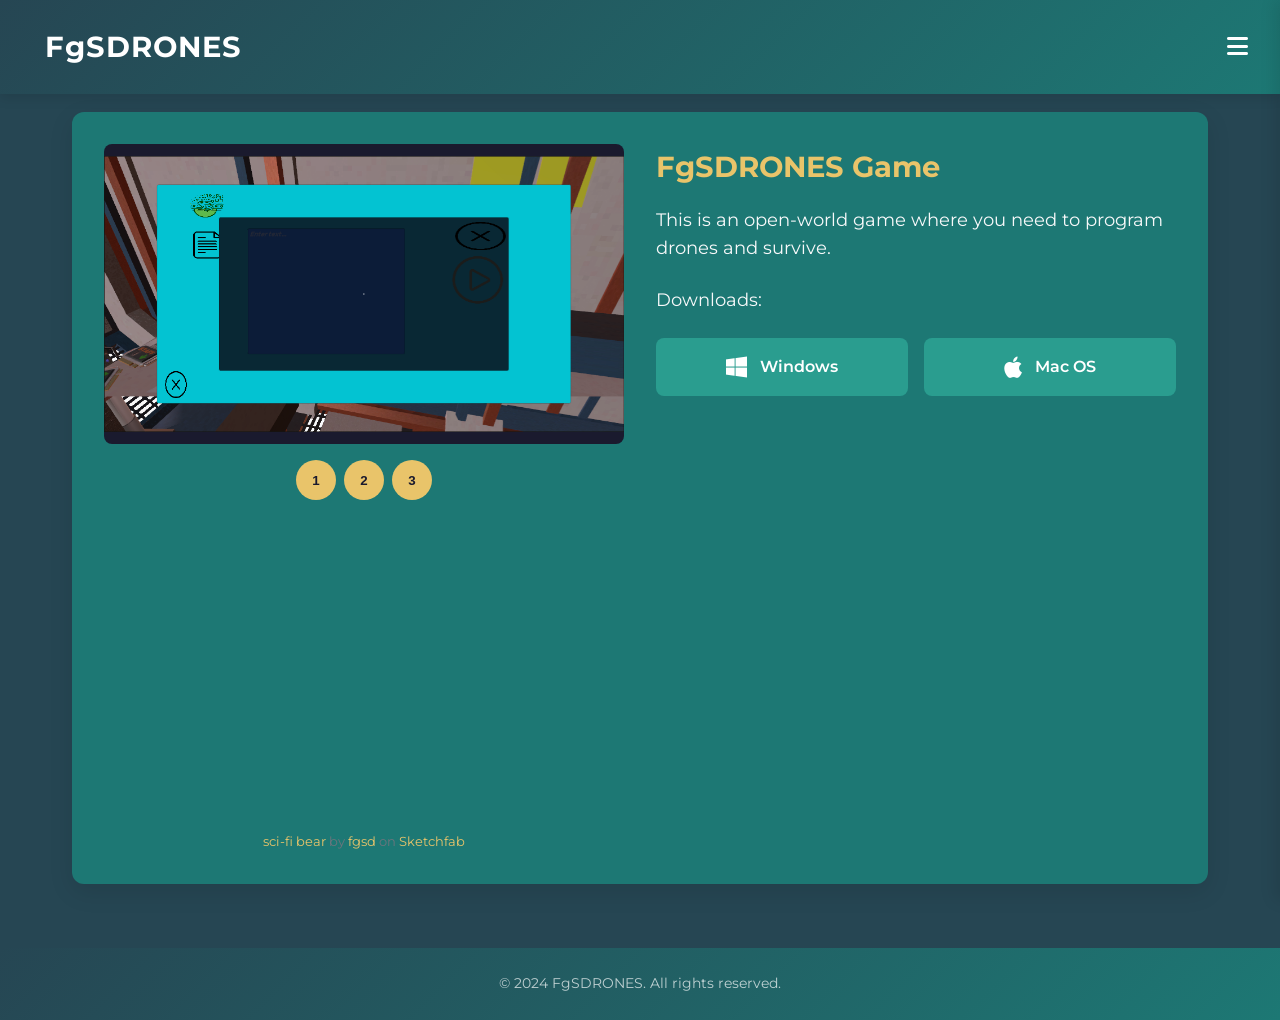
<file: website/game.html>
<!DOCTYPE html>
<html lang="en">
<head>
    <title>FgSDRONES | Game</title>
    <link rel="stylesheet" href="https://cdnjs.cloudflare.com/ajax/libs/font-awesome/6.4.0/css/all.min.css">
    <link href="https://fonts.googleapis.com/css2?family=Montserrat:wght@300;400;600;700&family=Roboto+Mono:wght@400;500&display=swap" rel="stylesheet">
    <meta name="viewport" content="width=device-width, initial-scale=1.0">
    <style>
        :root {
            --primary: #2A9D8F;
            --primary-dark: #1D7874;
            --secondary: #264653;
            --accent: #E9C46A;
            --dark: #1A1A2E;
            --light: #F8F9FA;
            --gray: #6C757D;
            --success: #28A745;
        }
        
        * {
            margin: 0;
            padding: 0;
            box-sizing: border-box;
        }
        
        body {
            font-family: 'Montserrat', sans-serif;
            background-color: var(--secondary);
            color: var(--light);
            line-height: 1.6;
        }
        
        .header {
            background: linear-gradient(135deg, var(--secondary), var(--primary-dark));
            color: white;
            padding: 1.5rem 2rem;
            position: fixed;
            width: 100%;
            top: 0;
            z-index: 1000;
            box-shadow: 0 4px 12px rgba(0,0,0,0.1);
            display: flex;
            justify-content: space-between;
            align-items: center;
            cursor: pointer;
        }
        
        .logo {
            font-size: 1.8rem;
            font-weight: 700;
            letter-spacing: 1px;
            display: flex;
            align-items: center;
        }
        
        .logo i {
            margin-right: 0.8rem;
            color: var(--accent);
        }
        
        .menu-icon {
            font-size: 1.5rem;
            cursor: pointer;
            transition: transform 0.3s;
        }
        
        .menu-icon:hover {
            transform: scale(1.1);
        }
        
        .sidebar {
            height: 100vh;
            width: 280px;
            position: fixed;
            z-index: 1001;
            top: 0;
            right: -280px;
            background-color: white;
            overflow-x: hidden;
            transition: transform 0.3s ease-out;
            box-shadow: -5px 0 15px rgba(0,0,0,0.1);
            padding: 1.5rem;
            display: flex;
            flex-direction: column;
        }
        
        .sidebar.open {
            transform: translateX(-280px);
        }
        
        .sidebar-header {
            display: flex;
            justify-content: space-between;
            align-items: center;
            margin-bottom: 2rem;
            padding-bottom: 1rem;
            border-bottom: 1px solid rgba(0,0,0,0.1);
        }
        
        .sidebar-title {
            font-size: 1.3rem;
            font-weight: 600;
            color: var(--secondary);
        }
        
        .closebtn {
            font-size: 1.5rem;
            cursor: pointer;
            color: var(--gray);
        }
        
        .sidebar-nav {
            flex-grow: 1;
        }
        
        .sidebar-nav a {
            display: block;
            padding: 0.8rem 0;
            text-decoration: none;
            color: var(--dark);
            font-weight: 500;
            transition: color 0.3s;
            border-bottom: 1px solid rgba(0,0,0,0.05);
        }
        
        .sidebar-nav a:hover {
            color: var(--primary);
        }
        
        .sidebar-nav a i {
            margin-right: 0.8rem;
            width: 24px;
            text-align: center;
        }
        
        .language-toggle {
            margin-top: auto;
            padding: 1rem;
            background-color: var(--light);
            border-radius: 8px;
            text-align: center;
            cursor: pointer;
            transition: background-color 0.3s;
            font-weight: 500;
        }
        
        .language-toggle:hover {
            background-color: #e2e6ea;
        }
        
        .main-content {
            margin-top: 80px;
            padding: 2rem;
            max-width: 1200px;
            margin-left: auto;
            margin-right: auto;
        }
        
        .game-container {
            display: grid;
            grid-template-columns: 1fr 1fr;
            gap: 2rem;
            background-color: var(--primary-dark);
            border-radius: 12px;
            padding: 2rem;
            box-shadow: 0 8px 24px rgba(0,0,0,0.1);
        }
        
        .media-section {
            display: flex;
            flex-direction: column;
        }
        
        .image-preview {
            width: 100%;
            height: 300px;
            object-fit: contain;
            background-color: var(--dark);
            border-radius: 8px;
            margin-bottom: 1rem;
        }
        
        .image-switcher {
            display: flex;
            justify-content: center;
            gap: 0.5rem;
            margin-bottom: 1.5rem;
        }
        
        .image-switcher button {
            background-color: var(--accent);
            color: var(--dark);
            border: none;
            width: 40px;
            height: 40px;
            border-radius: 50%;
            font-weight: bold;
            cursor: pointer;
            transition: all 0.3s;
        }
        
        .image-switcher button:hover {
            background-color: var(--primary);
            color: white;
        }
        
        .sketchfab-embed {
            width: 100%;
            height: 300px;
            border-radius: 8px;
            overflow: hidden;
            border: none;
        }
        
        .info-section {
            display: flex;
            flex-direction: column;
        }
        
        .section-title {
            font-size: 1.8rem;
            margin-bottom: 1rem;
            color: var(--accent);
        }
        
        .description {
            font-size: 1.1rem;
            margin-bottom: 1.5rem;
            line-height: 1.6;
        }
        
        .download-stats {
            font-size: 1.1rem;
            margin-bottom: 1.5rem;
        }
        
        .download-count {
            font-weight: bold;
            color: var(--accent);
        }
        
        .download-buttons {
            display: grid;
            grid-template-columns: repeat(auto-fit, minmax(200px, 1fr));
            gap: 1rem;
            margin-bottom: 2rem;
        }
        
        .download-button {
            display: flex;
            align-items: center;
            justify-content: center;
            padding: 1rem;
            background-color: var(--primary);
            color: white;
            border-radius: 8px;
            text-decoration: none;
            font-weight: 600;
            transition: all 0.3s;
        }
        
        .download-button:hover {
            background-color: var(--primary-dark);
            transform: translateY(-3px);
            box-shadow: 0 6px 12px rgba(0,0,0,0.15);
        }
        
        .download-button i {
            font-size: 1.5rem;
            margin-right: 0.8rem;
        }
        
        .sketchfab-credit {
            font-size: 0.8rem;
            color: var(--gray);
            text-align: center;
            margin-top: 0.5rem;
        }
        
        .sketchfab-credit a {
            color: var(--accent);
            text-decoration: none;
        }
        
        .footer {
            background: linear-gradient(135deg, var(--secondary), var(--primary-dark));
            color: white;
            padding: 1.5rem;
            text-align: center;
            margin-top: 2rem;
        }
        
        .copyright {
            font-size: 0.9rem;
            color: rgba(255,255,255,0.7);
        }
        
        @media (max-width: 768px) {
            .game-container {
                grid-template-columns: 1fr;
            }
            
            .download-buttons {
                grid-template-columns: 1fr;
            }
        }
    </style>
</head>
<body>
    <header class="header" onclick="location.href='index.html'">
        <div class="logo">
            <i class="fas fa-drone-alt"></i>
            <span>FgSDRONES</span>
        </div>
        <div class="menu-icon" onclick="openNav(event)">
            <i class="fas fa-bars"></i>
        </div>
    </header>

    <div id="mySidebar" class="sidebar">
        <div class="sidebar-header">
            <div class="sidebar-title" data-i18n="menu">Menu</div>
            <div class="closebtn" onclick="closeNav()">&times;</div>
        </div>
        <nav class="sidebar-nav">
            <a href="products.html"><i class="fas fa-box-open"></i><span data-i18n="sidebar.products">Products</span></a>
            <a href="sim.html"><i class="fas fa-laptop-code"></i><span data-i18n="sidebar.simulator">Web Simulator</span></a>
            <a href="game.html"><i class="fas fa-gamepad"></i><span data-i18n="sidebar.unityGame">Unity Game</span></a>
            <a href="ide.html"><i class="fas fa-code"></i><span data-i18n="sidebar.ide">Drone IDE</span></a>
            <a href="about.html"><i class="fas fa-file-alt"></i><span data-i18n="sidebar.docs">Documentation</span></a>
        </nav>
        <div class="language-toggle" onclick="toggleLanguage()">
            <i class="fas fa-language"></i> <span data-i18n="language.toggle">Switch to Russian</span>
        </div>
    </div>

    <main class="main-content">
        <div class="game-container">
            <div class="media-section">
                <img src="1.png" alt="FgSDRONES game screenshot" class="image-preview" id="main-image">
                <div class="image-switcher">
                    <button onclick="switchImage('1.png')">1</button>
                    <button onclick="switchImage('2.png')">2</button>
                    <button onclick="switchImage('3.png')">3</button>
                </div>
                
                <iframe class="sketchfab-embed" title="sci-fi bear" frameborder="0" allowfullscreen mozallowfullscreen="true" webkitallowfullscreen="true" allow="autoplay; fullscreen; xr-spatial-tracking" xr-spatial-tracking execution-while-out-of-viewport execution-while-not-rendered web-share src="https://sketchfab.com/models/a20ef759574d47689016667c1188af0a/embed"></iframe>
                <p class="sketchfab-credit">
                    <a href="https://sketchfab.com/3d-models/sci-fi-bear-a20ef759574d47689016667c1188af0a?utm_medium=embed&utm_campaign=share-popup&utm_content=a20ef759574d47689016667c1188af0a" target="_blank" rel="nofollow">sci-fi bear</a> by <a href="https://sketchfab.com/fgsd?utm_medium=embed&utm_campaign=share-popup&utm_content=a20ef759574d47689016667c1188af0a" target="_blank" rel="nofollow">fgsd</a> on <a href="https://sketchfab.com?utm_medium=embed&utm_campaign=share-popup&utm_content=a20ef759574d47689016667c1188af0a" target="_blank" rel="nofollow">Sketchfab</a>
                </p>
            </div>
            
            <div class="info-section">
                <h2 class="section-title" data-i18n="game.title">FgSDRONES Game</h2>
                <p class="description" data-i18n="game.description">This is an open-world game where you need to program drones and survive.</p>
                
                <div class="download-stats" data-i18n="game.downloads">Downloads: <span class="download-count" id="download-count">0</span></div>
                
                <div class="download-buttons">
                    <a href="https://github.com/yourusername/yourrepository/raw/main/yourfile-windows.zip" class="download-button" onclick="incrementDownloadCount()">
                        <i class="fab fa-windows"></i>
                        <span data-i18n="download.windows">Windows</span>
                    </a>
                    <a href="https://github.com/yourusername/yourrepository/raw/main/yourfile-mac.zip" class="download-button" onclick="incrementDownloadCount()">
                        <i class="fab fa-apple"></i>
                        <span data-i18n="download.mac">Mac OS</span>
                    </a>
                </div>
            </div>
        </div>
    </main>

    <footer class="footer">
        <div class="copyright" data-i18n="footer.copyright">
            &copy; 2024 FgSDRONES. All rights reserved.
        </div>
    </footer>

    <script>
        // Language management module
        const LanguageManager = {
            currentLanguage: 'en',
            
            translations: {
                en: {
                    "menu": "Menu",
                    "sidebar.products": "Products",
                    "sidebar.simulator": "Web Simulator",
                    "sidebar.unityGame": "Unity Game",
                    "sidebar.ide": "Drone IDE",
                    "language.toggle": "Switch to Russian",
                    "game.title": "FgSDRONES Game",
                    "game.description": "This is an open-world game where you need to program drones and survive.",
                    "game.downloads": "Downloads:",
                    "download.windows": "Windows",
                    "download.mac": "Mac OS",
                    "footer.copyright": "© 2024 FgSDRONES. All rights reserved."
                },
                ru: {
                    "menu": "Меню",
                    "sidebar.products": "Продукты",
                    "sidebar.simulator": "Веб симулятор",
                    "sidebar.unityGame": "Игра на Unity",
                    "sidebar.ide": "Редактор кода",
                    "language.toggle": "Переключить на Английский",
                    "game.title": "Игра FgSDRONES",
                    "game.description": "Это игра с открытым миром, где нужно программировать дроны и выживать.",
                    "game.downloads": "Скачиваний:",
                    "download.windows": "Windows",
                    "download.mac": "Mac OS",
                    "footer.copyright": "© 2024 FgSDRONES. Все права защищены."
                }
            },

            init() {
                this.loadLanguagePreference();
                this.applyLanguage(this.currentLanguage);
            },

            loadLanguagePreference() {
                const savedLanguage = localStorage.getItem('fgsdronesLanguage');
                if (savedLanguage) {
                    this.currentLanguage = savedLanguage;
                }
            },

            toggleLanguage() {
                const newLanguage = this.currentLanguage === 'en' ? 'ru' : 'en';
                this.setLanguage(newLanguage);
            },

            setLanguage(lang) {
                this.currentLanguage = lang;
                localStorage.setItem('fgsdronesLanguage', lang);
                this.applyLanguage(lang);
            },

            applyLanguage(lang) {
                const translations = this.translations[lang];
                
                document.querySelectorAll('[data-i18n]').forEach(element => {
                    const key = element.getAttribute('data-i18n');
                    if (translations[key]) {
                        element.textContent = translations[key];
                    }
                });
            }
        };

        // UI Controls module
        const UIControls = {
            init() {
                this.setupEventListeners();
                this.loadDownloadCount();
            },

            setupEventListeners() {
                document.querySelector('.menu-icon').addEventListener('click', this.openNav);
                document.querySelector('.closebtn').addEventListener('click', this.closeNav);
                
                document.querySelector('.language-toggle').addEventListener('click', () => {
                    LanguageManager.toggleLanguage();
                });
                
                document.addEventListener('click', (event) => {
                    const sidebar = document.getElementById('mySidebar');
                    const menuIcon = document.querySelector('.menu-icon');
                    
                    if (!sidebar.contains(event.target) && event.target !== menuIcon && !menuIcon.contains(event.target)) {
                        this.closeNav();
                    }
                });
            },

            openNav(e) {
                e.stopPropagation();
                document.getElementById('mySidebar').classList.add('open');
            },

            closeNav() {
                document.getElementById('mySidebar').classList.remove('open');
            },

            loadDownloadCount() {
                const count = localStorage.getItem('downloadCount') || 0;
                document.getElementById('download-count').textContent = count;
            },

            incrementDownloadCount() {
                let count = localStorage.getItem('downloadCount') || 0;
                count = parseInt(count) + 1;
                localStorage.setItem('downloadCount', count);
                document.getElementById('download-count').textContent = count;
            }
        };

        // Image switcher function
        function switchImage(src) {
            document.getElementById('main-image').src = src;
        }

        // Initialize all functionality
        document.addEventListener('DOMContentLoaded', () => {
            LanguageManager.init();
            UIControls.init();
        });
    </script>
</body>
</html>
</file>
